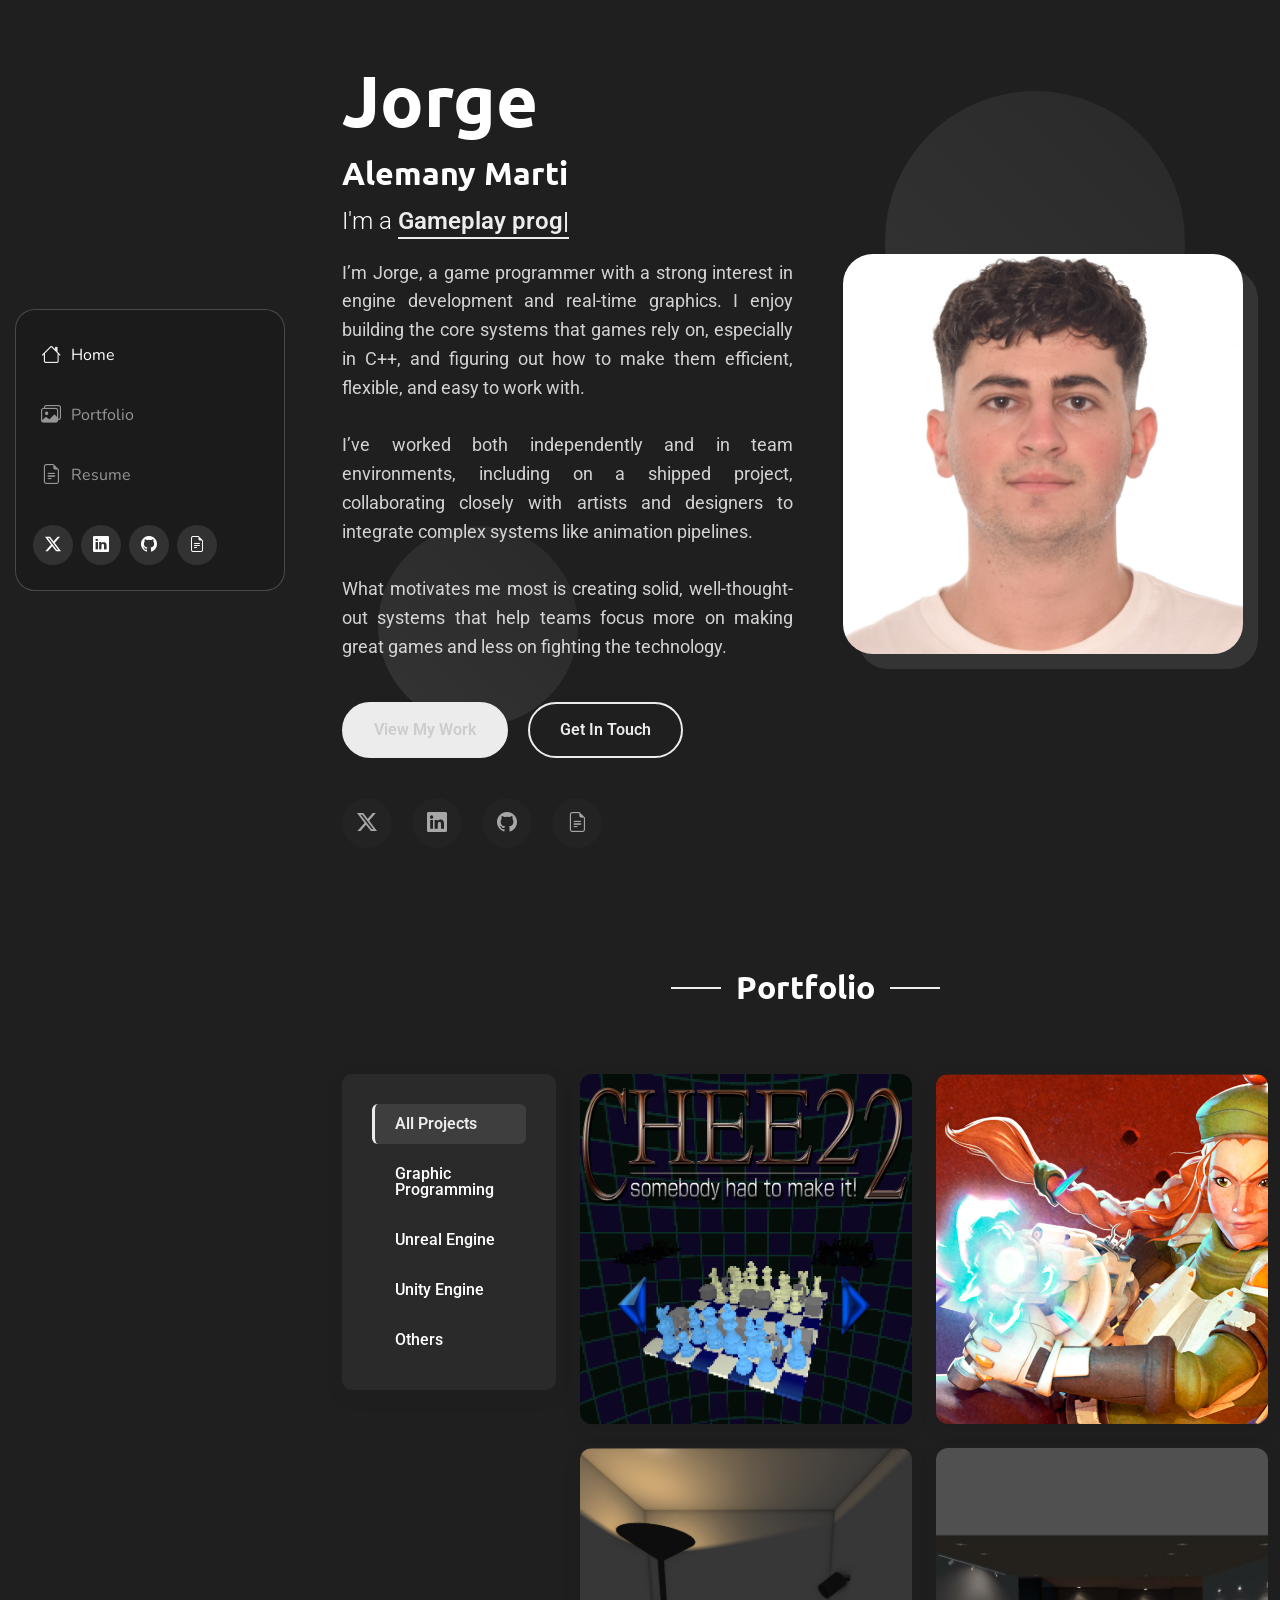
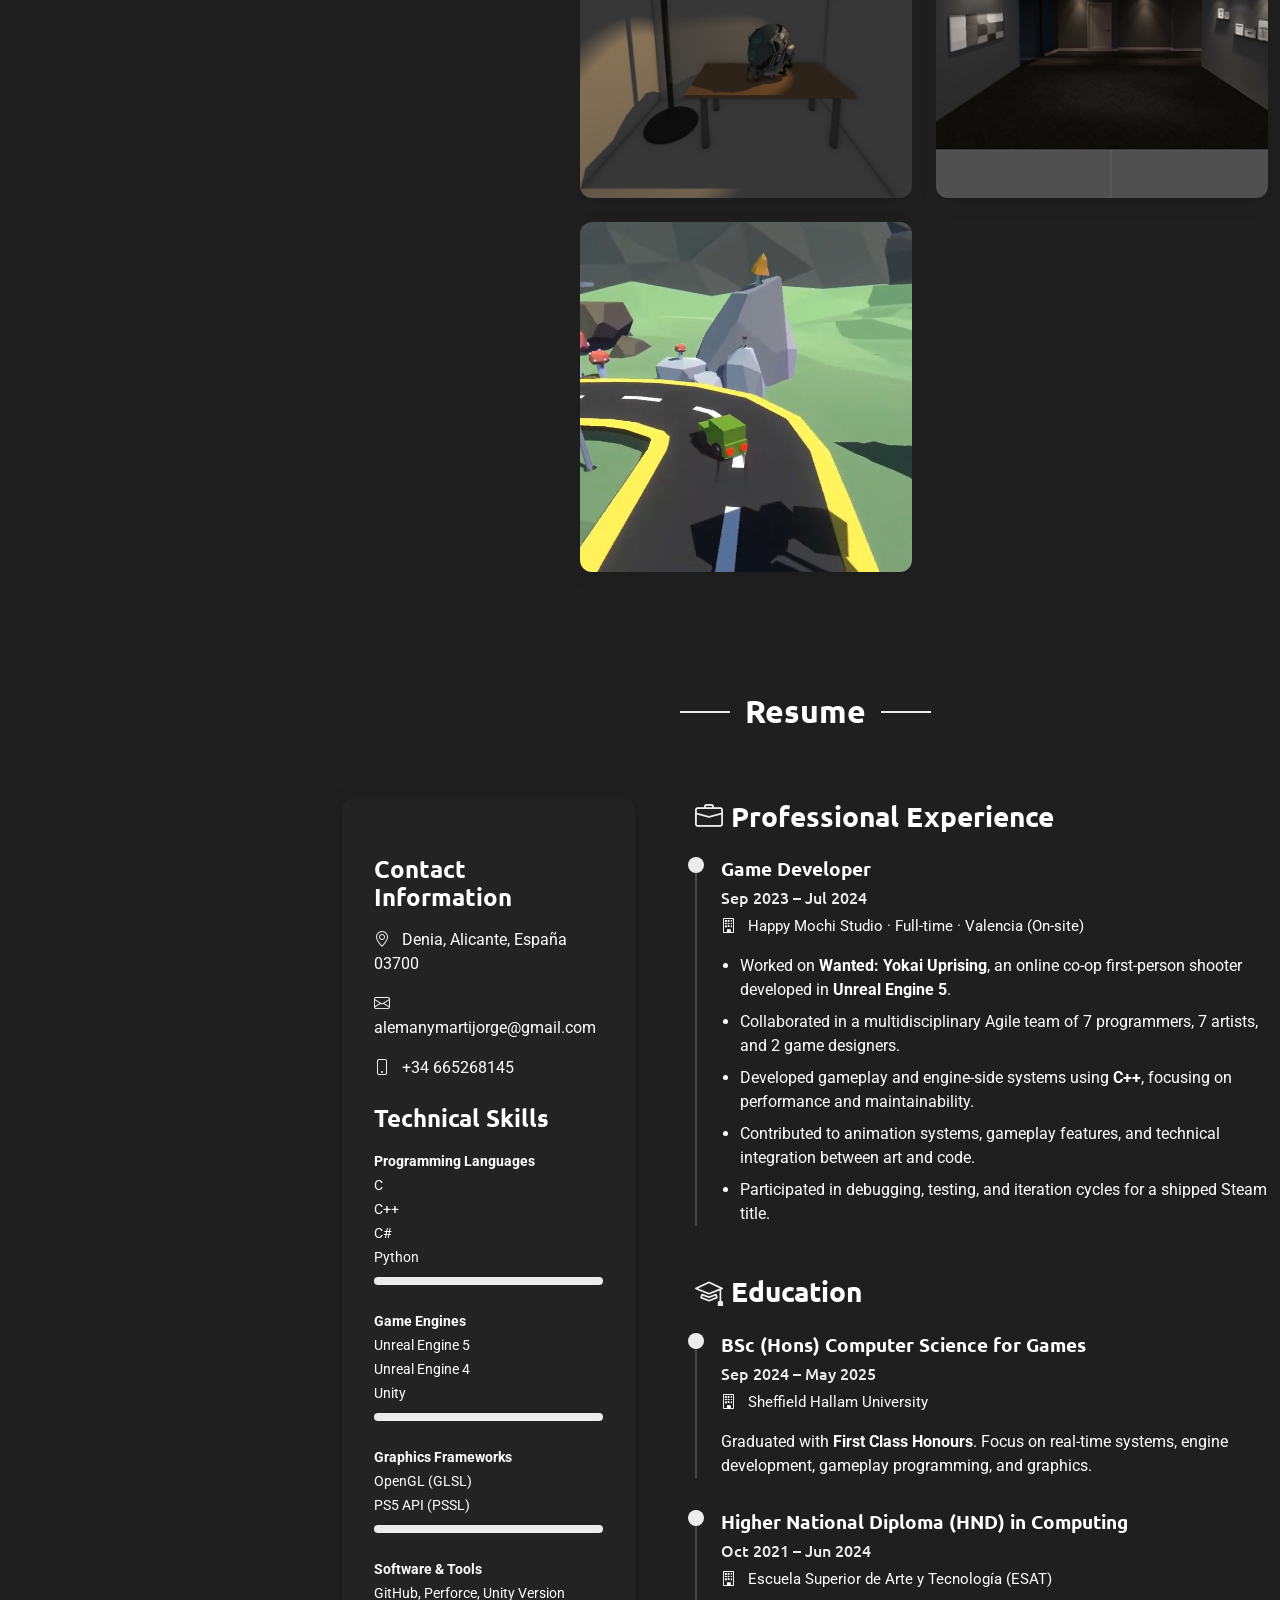
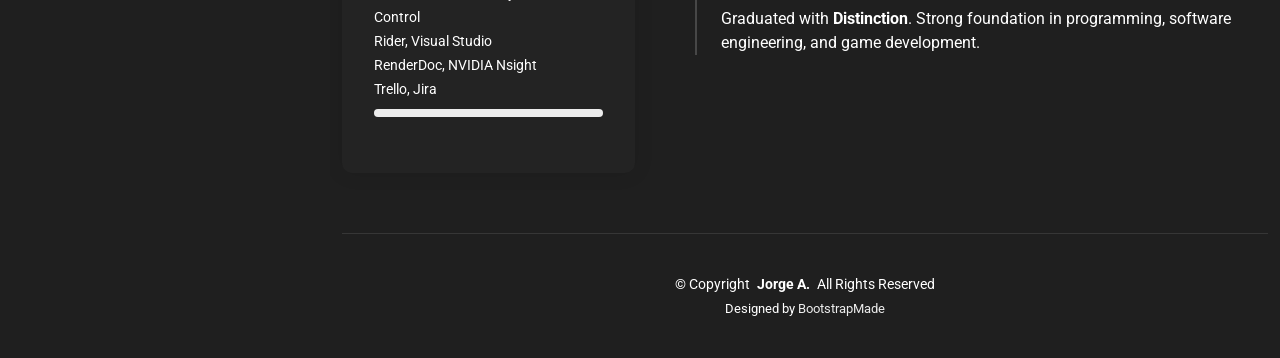
<file: index.html>
<!DOCTYPE html>
<html lang="en">

<head>
  <meta charset="utf-8">
  <meta content="width=device-width, initial-scale=1.0" name="viewport">
  <title>Portfolio - Jorge Alemany Marti</title>
  <meta name="description" content="">
  <meta name="keywords" content="">

  <!-- Favicons -->
  <link href="assets/img/favicon.jpg" rel="icon">
  <link href="assets/img/favicon.jpg" rel="apple-touch-icon">

  <!-- Fonts -->
  <link href="https://fonts.googleapis.com" rel="preconnect">
  <link href="https://fonts.gstatic.com" rel="preconnect" crossorigin>
  <link
    href="https://fonts.googleapis.com/css2?family=Roboto:ital,wght@0,100;0,300;0,400;0,500;0,700;0,900;1,100;1,300;1,400;1,500;1,700;1,900&family=Ubuntu:ital,wght@0,300;0,400;0,500;0,700;1,300;1,400;1,500;1,700&family=Nunito:ital,wght@0,200;0,300;0,400;0,500;0,600;0,700;0,800;0,900;1,200;1,300;1,400;1,500;1,600;1,700;1,800;1,900&display=swap"
    rel="stylesheet">

  <!-- Vendor CSS Files -->
  <link href="assets/vendor/bootstrap/css/bootstrap.min.css" rel="stylesheet">
  <link href="assets/vendor/bootstrap-icons/bootstrap-icons.css" rel="stylesheet">
  <link href="assets/vendor/aos/aos.css" rel="stylesheet">
  <link href="assets/vendor/glightbox/css/glightbox.min.css" rel="stylesheet">
  <link href="assets/vendor/swiper/swiper-bundle.min.css" rel="stylesheet">

  <!-- Main CSS File -->
  <link href="assets/css/main.css" rel="stylesheet">

</head>

<body class="index-page">

  <header id="header" class="header dark-background d-flex flex-column justify-content-center">
    <i class="header-toggle d-xl-none bi bi-list"></i>

    <div class="header-container d-flex flex-column align-items-start">
      <nav id="navmenu" class="navmenu">
        <ul>
          <li><a href="#hero" class="active"><i class="bi bi-house navicon"></i>Home</a></li>
          <li><a href="#portfolio"><i class="bi bi-images navicon"></i> Portfolio</a></li>
          <li><a href="#resume"><i class="bi bi-file-earmark-text navicon"></i> Resume</a></li>
        </ul>
      </nav>

      <div class="social-links text-center">
        <a href="https://x.com/just_mordi" class="twitter" target="_blank" rel="noopener noreferrer"><i
            class="bi bi-twitter-x"></i></a>
        <a href="https://www.linkedin.com/in/jorge-alemany-marti-/" class="linkedin" target="_blank"
          rel="noopener noreferrer"><i class="bi bi-linkedin"></i></a>
        <a href="https://github.com/mordi-18" target="_blank" rel="noopener noreferrer"><i class="bi bi-github"></i></a>
        <a href="Jorge-Alemany-Martí-CV.pdf" class="cv" target="_blank" rel="noopener noreferrer"><i
            class="bi bi-file-earmark-text navicon"></i></a>

      </div>

    </div>

  </header>

  <main class="main">

    <!-- Hero Section -->
    <section id="hero" class="hero section">

      <div class="background-elements">
        <div class="bg-circle circle-1"></div>
        <div class="bg-circle circle-2"></div>
      </div>

      <div class="hero-content">

        <div class="container">
          <div class="row align-items-center">

            <div class="col-lg-6" data-aos="fade-right" data-aos-delay="100">
              <div class="hero-text">
                <h1>Jorge</h1>
                <h2>Alemany Marti</h2>
                <p class="lead">I'm a <span class="typed"
                    data-typed-items="Gameplay programmer, Graphics engine programmer, Animation programmer"></span></p>
                <p class="description" style="text-align: justify;">
                  I’m Jorge, a game programmer with a strong interest in engine development and real-time graphics. I
                  enjoy building the core systems that games rely on, especially in C++, and figuring out how to make
                  them efficient, flexible, and easy to work with.
                  <br> <br> I’ve worked both independently and in team environments, including on a shipped project,
                  collaborating closely with artists and designers to integrate complex systems like animation
                  pipelines.
                  <br><br>What motivates me most is creating solid, well-thought-out systems that help teams focus more
                  on making great games and less on fighting the technology.
                </p>

                <div class="hero-actions">
                  <a href="#portfolio" class="btn btn-primary">View My Work</a>
                  <a href="#resume" class="btn btn-outline">Get In Touch</a>
                </div>

                <div class="social-links">
                  <a href="https://x.com/just_mordi" class="twitter" target="_blank" rel="noopener noreferrer"><i
                      class="bi bi-twitter-x"></i></a>
                  <a href="https://www.linkedin.com/in/jorge-alemany-marti-/" class="linkedin" target="_blank"
                    rel="noopener noreferrer"><i class="bi bi-linkedin"></i></a>
                  <a href="https://github.com/mordi-18" target="_blank" rel="noopener noreferrer"><i
                      class="bi bi-github"></i></a>
                  <a href="Jorge-Alemany-Martí-CV.pdf" class="cv" target="_blank" rel="noopener noreferrer"><i
                      class="bi bi-file-earmark-text navicon"></i></a>
                </div>
              </div>
            </div>

            <div class="col-lg-6" data-aos="fade-left" data-aos-delay="200">
              <div class="hero-visual">
                <div class="profile-container">
                  <div class="profile-background"></div>
                  <img src="assets/img/profile/profile-2.JPG" alt="Jorge Alemany Marti" class="profile-image">
                </div>
              </div>
            </div>

          </div>
        </div>
      </div>

    </section><!-- /Hero Section -->

    <!-- Portfolio Section -->
    <section id="portfolio" class="portfolio section">

      <!-- Section Title -->
      <div class="container section-title" data-aos="fade-up">
        <h2>Portfolio</h2>
        <!--<p>Magnam dolores commodi suscipit. Necessitatibus eius consequatur ex aliquid fuga eum quidem. Sit sint consectetur velit. Quisquam quos quisquam cupiditate. Et nemo qui impedit suscipit alias ea. Quia fugiat sit in iste officiis commodi quidem hic quas.</p>-->
      </div><!-- End Section Title -->

      <div class="container" data-aos="fade-up" data-aos-delay="100">

        <div class="isotope-layout" data-default-filter="*" data-layout="masonry" data-sort="original-order">

          <div class="row">
            <div class="col-lg-3 filter-sidebar">
              <div class="filters-wrapper" data-aos="fade-right" data-aos-delay="150">
                <ul class="portfolio-filters isotope-filters">
                  <li data-filter="*" class="filter-active">All Projects</li>
                  <li data-filter=".filter-GraphicProgramming">Graphic Programming</li>
                  <li data-filter=".filter-UnrealEngine">Unreal Engine</li>
                  <li data-filter=".filter-UnityEngine">Unity Engine</li>
                  <li data-filter=".filter-Others">Others</li>
                </ul>
              </div>
            </div>

            <div class="col-lg-9">
              <div class="row gy-4 portfolio-container isotope-container" data-aos="fade-up" data-aos-delay="200">

                <div class="col-lg-6 col-md-6 portfolio-item isotope-item filter-GraphicProgramming">
                  <div class="portfolio-wrap">
                    <img src="assets/img/portfolio/capture.png" class="img-fluid" alt="Portfolio Image" loading="lazy">
                    <div class="portfolio-info">
                      <div class="content">
                        <span class="category">Graphic Programming</span>
                        <h4>CHEE22</h4>
                        <div class="portfolio-links">
                          <a href="assets/img/portfolio/capture.png" class="glightbox"
                            title="CHEE22, A Play Station 5 exclusive, developed on Sony's SDk">
                            <i class="bi bi-plus-lg"></i></a>
                          <a href="CHEE22.html" title="More Details"><i class="bi bi-arrow-right"></i></a>
                        </div>
                      </div>
                    </div>
                  </div>
                </div><!-- End Portfolio Item -->

                <div class="col-lg-6 col-md-6 portfolio-item isotope-item filter-UnrealEngine">
                  <div class="portfolio-wrap">
                    <img src="assets/img/portfolio/test2.png" class="img-fluid" alt="Portfolio Image" loading="lazy">
                    <div class="portfolio-info">
                      <div class="content">
                        <span class="category">Unreal Engine</span>
                        <h4>Wanted: Yokai Uprising</h4>
                        <div class="portfolio-links">
                          <a href="assets/img/portfolio/Library_Hero.png" class="glightbox"
                            title="Wanted: Yokai Uprising, A game developed in Unreal Engine 5, in a span of 10 months, by a team of 16 people (7 artists, 7 programmers, and 2 designers) and was released on Steam"><i
                              class="bi bi-plus-lg"></i></a>
                          <a href="Wanted.html" title="More Details"><i class="bi bi-arrow-right"></i></a>
                        </div>
                      </div>
                    </div>
                  </div>
                </div><!-- End Portfolio Item -->

                <div class="col-lg-6 col-md-6 portfolio-item isotope-item filter-GraphicProgramming">
                  <div class="portfolio-wrap">
                    <img src="assets/img/portfolio/portfolio-2.png" class="img-fluid" alt="Portfolio Image"
                      loading="lazy">
                    <div class="portfolio-info">
                      <div class="content">
                        <span class="category">Graphic Programming</span>
                        <h4>LOGBAIT</h4>
                        <div class="portfolio-links">
                          <a href="assets/img/portfolio/portfolio-zoom-2.webp" class="glightbox"
                            title="Logbait, Custom game engine built from scratch in C++ using OpenGL, featuring a PBR rendering pipeline, shadow mapping, and an ECS architecture for efficient game object management.">
                            <i class="bi bi-plus-lg"></i></a>
                          <a href="Logbait.html" title="More Details"><i class="bi bi-arrow-right"></i></a>
                        </div>
                      </div>
                    </div>
                  </div>
                </div><!-- End Portfolio Item -->

                <div class="col-lg-6 col-md-6 portfolio-item isotope-item filter-GraphicProgramming">
                  <div class="portfolio-wrap">
                    <img src="assets/img/portfolio/portfolio-3.jpg" class="img-fluid" alt="Portfolio Image"
                      loading="lazy">
                    <div class="portfolio-info">
                      <div class="content">
                        <span class="category">Graphic Programming</span>
                        <h4>Interior Mapping</h4>
                        <div class="portfolio-links">
                          <a href="assets/img/portfolio/portfolio-zoom-3.webp" class="glightbox"
                            title="Interior Mapping, A graphic technique that simulates complex interiors in a 2D plane for resource efficiency">
                            <i class="bi bi-plus-lg"></i></a>
                          <a href="InteriorMapping.html" title="More Details"><i class="bi bi-arrow-right"></i></a>
                        </div>
                      </div>
                    </div>
                  </div>
                </div><!-- End Portfolio Item -->
<!--
                <div class="col-lg-6 col-md-6 portfolio-item isotope-item filter-GraphicProgramming">
                  <div class="portfolio-wrap">
                    <img src="assets/img/portfolio/portfolio-4.jpg" class="img-fluid" alt="Portfolio Image"
                      loading="lazy">
                    <div class="portfolio-info">
                      <div class="content">
                        <span class="category">Graphic Programming</span>
                        <h4>PS5 SDK</h4>
                        <div class="portfolio-links">
                          <a href="assets/img/portfolio/portfolio-4.jpg" class="glightbox" 
                              title="PS5 SDK"><i
                              class="bi bi-plus-lg"></i></a>
                          <a href="PS5SDK.html" title="More Details"><i class="bi bi-arrow-right"></i></a>
                        </div>
                      </div>
                    </div>
                  </div>
                </div> End Portfolio Item 
-->

                <div class="col-lg-6 col-md-6 portfolio-item isotope-item filter-UnityEngine">
                  <div class="portfolio-wrap">
                    <img src="assets/img/portfolio/carromaton-portfoliopng.png" class="img-fluid" alt="Portfolio Image"
                      loading="lazy">
                    <div class="portfolio-info">
                      <div class="content">
                        <span class="category">Unity Engine</span>
                        <h4>Carro Maton</h4>
                        <div class="portfolio-links">
                          <a href="assets/img/portfolio/controls.mp4" class="glightbox" muted title="Carro Maton">
                            <i class="bi bi-plus-lg" autoplay muted></i></a>
                          <a href="CarroMaton.html" title="More Details"><i class="bi bi-arrow-right"></i></a>
                        </div>
                      </div>
                    </div>
                  </div>
                </div><!-- End Portfolio Item -->

              </div><!-- End Portfolio Container -->
            </div>
          </div>

        </div>

      </div>

    </section><!-- /Portfolio Section -->

    <!-- Resume Section -->
    <section id="resume" class="resume section">

      <!-- Section Title -->
      <div class="container section-title" data-aos="fade-up">
        <h2>Resume</h2>
      </div><!-- End Section Title -->

      <div class="container" data-aos="fade-up" data-aos-delay="100">

        <div class="row gy-4">
          <!-- Left column with summary and contact -->
          <div class="col-lg-4">
            <div class="resume-side" data-aos="fade-right" data-aos-delay="100">
              <div class="profile-img mb-4">
                <!--  <img src="assets/img/profile/profile-square-2.webp" alt="Profile" class="img-fluid rounded">-->
              </div>

              <h3 class="mt-4">Contact Information</h3>
              <ul class="contact-info list-unstyled">
                <li><i class="bi bi-geo-alt"></i> Denia, Alicante, España 03700</li>
                <li><i class="bi bi-envelope"></i> alemanymartijorge@gmail.com</li>
                <li><i class="bi bi-phone"></i> +34 665268145</li>
              </ul>

              <div class="skills-animation mt-4">
                <h3>Technical Skills</h3>

                <div class="skill-item">
                  <span><strong>Programming Languages</strong></span><br>
                  <span>C</span><br>
                  <span>C++</span><br>
                  <span>C#</span><br>
                  <span>Python</span><br>
                  <div class="progress">
                    <div class="progress-bar" role="progressbar" aria-valuenow="100" aria-valuemin="0"
                      aria-valuemax="100"></div>
                  </div>
                </div>

                <div class="skill-item">
                  <span><strong>Game Engines</strong></span><br>
                  <span>Unreal Engine 5</span><br>
                  <span>Unreal Engine 4</span><br>
                  <span>Unity</span><br>
                  <div class="progress">
                    <div class="progress-bar" role="progressbar" aria-valuenow="100" aria-valuemin="0"
                      aria-valuemax="100"></div>
                  </div>
                </div>

                <div class="skill-item">
                  <span><strong>Graphics Frameworks</strong></span><br>
                  <span>OpenGL (GLSL)</span><br>
                  <span>PS5 API (PSSL)</span><br>
                  <div class="progress">
                    <div class="progress-bar" role="progressbar" aria-valuenow="100" aria-valuemin="0"
                      aria-valuemax="100"></div>
                  </div>
                </div>

                <div class="skill-item">
                  <span><strong>Software & Tools</strong></span><br>
                  <span>GitHub, Perforce, Unity Version Control</span><br>
                  <span>Rider, Visual Studio</span><br>
                  <span>RenderDoc, NVIDIA Nsight</span><br>
                  <span>Trello, Jira</span><br>
                  <div class="progress">
                    <div class="progress-bar" role="progressbar" aria-valuenow="100" aria-valuemin="0"
                      aria-valuemax="100"></div>
                  </div>
                </div>

              </div>

            </div>
          </div>

          <!-- Right column with experience and education -->
          <div class="col-lg-8 ps-4 ps-lg-5">

            <!-- Experience Section -->
            <div class="resume-section" data-aos="fade-up">
              <h3><i class="bi bi-briefcase me-2"></i>Professional Experience</h3>

              <div class="resume-item">
                <h4>Game Developer</h4>
                <h5>Sep 2023 – Jul 2024</h5>
                <p class="company">
                  <i class="bi bi-building"></i> Happy Mochi Studio · Full-time · Valencia (On-site)
                </p>
                <ul>
                  <li>Worked on <strong>Wanted: Yokai Uprising</strong>, an online co-op first-person shooter developed
                    in <strong>Unreal Engine 5</strong>.</li>
                  <li>Collaborated in a multidisciplinary Agile team of 7 programmers, 7 artists, and 2 game designers.
                  </li>
                  <li>Developed gameplay and engine-side systems using <strong>C++</strong>, focusing on performance and
                    maintainability.</li>
                  <li>Contributed to animation systems, gameplay features, and technical integration between art and
                    code.</li>
                  <li>Participated in debugging, testing, and iteration cycles for a shipped Steam title.</li>
                </ul>
              </div>

            </div>

            <!-- Education Section -->
            <div class="resume-section" data-aos="fade-up" data-aos-delay="100">
              <h3><i class="bi bi-mortarboard me-2"></i>Education</h3>

              <div class="resume-item">
                <h4>BSc (Hons) Computer Science for Games</h4>
                <h5>Sep 2024 – May 2025</h5>
                <p class="company">
                  <i class="bi bi-building"></i> Sheffield Hallam University
                </p>
                <p>
                  Graduated with <strong>First Class Honours</strong>. Focus on real-time systems, engine development,
                  gameplay programming, and graphics.
                </p>
              </div>

              <div class="resume-item">
                <h4>Higher National Diploma (HND) in Computing</h4>
                <h5>Oct 2021 – Jun 2024</h5>
                <p class="company">
                  <i class="bi bi-building"></i> Escuela Superior de Arte y Tecnología (ESAT)
                </p>
                <p>
                  Graduated with <strong>Distinction</strong>. Strong foundation in programming, software engineering,
                  and game development.
                </p>
              </div>

            </div>

          </div>
        </div>
      </div>

      </div>

    </section><!-- /Resume Section -->
  </main>

  <footer id="footer" class="footer position-relative">

    <div class="container">
      <div class="copyright text-center ">
        <p>© <span>Copyright</span> <strong class="px-1 sitename">Jorge A.</strong> <span>All Rights Reserved</span></p>
      </div>
      <div class="credits">
        Designed by <a href="https://bootstrapmade.com/">BootstrapMade</a>
      </div>
    </div>

  </footer>

  <!-- Scroll Top -->
  <a href="#" id="scroll-top" class="scroll-top d-flex align-items-center justify-content-center"><i
      class="bi bi-arrow-up-short"></i></a>

  <!-- Preloader -->
  <div id="preloader"></div>

  <!-- Vendor JS Files -->
  <script src="assets/vendor/bootstrap/js/bootstrap.bundle.min.js"></script>
  <script src="assets/vendor/php-email-form/validate.js"></script>
  <script src="assets/vendor/aos/aos.js"></script>
  <script src="assets/vendor/typed.js/typed.umd.js"></script>
  <script src="assets/vendor/purecounter/purecounter_vanilla.js"></script>
  <script src="assets/vendor/waypoints/noframework.waypoints.js"></script>
  <script src="assets/vendor/isotope-layout/isotope.pkgd.min.js"></script>
  <script src="assets/vendor/imagesloaded/imagesloaded.pkgd.min.js"></script>
  <script src="assets/vendor/glightbox/js/glightbox.min.js"></script>
  <script src="assets/vendor/swiper/swiper-bundle.min.js"></script>

  <!-- Main JS File -->
  <script src="assets/js/main.js"></script>

</body>

</html>
</file>
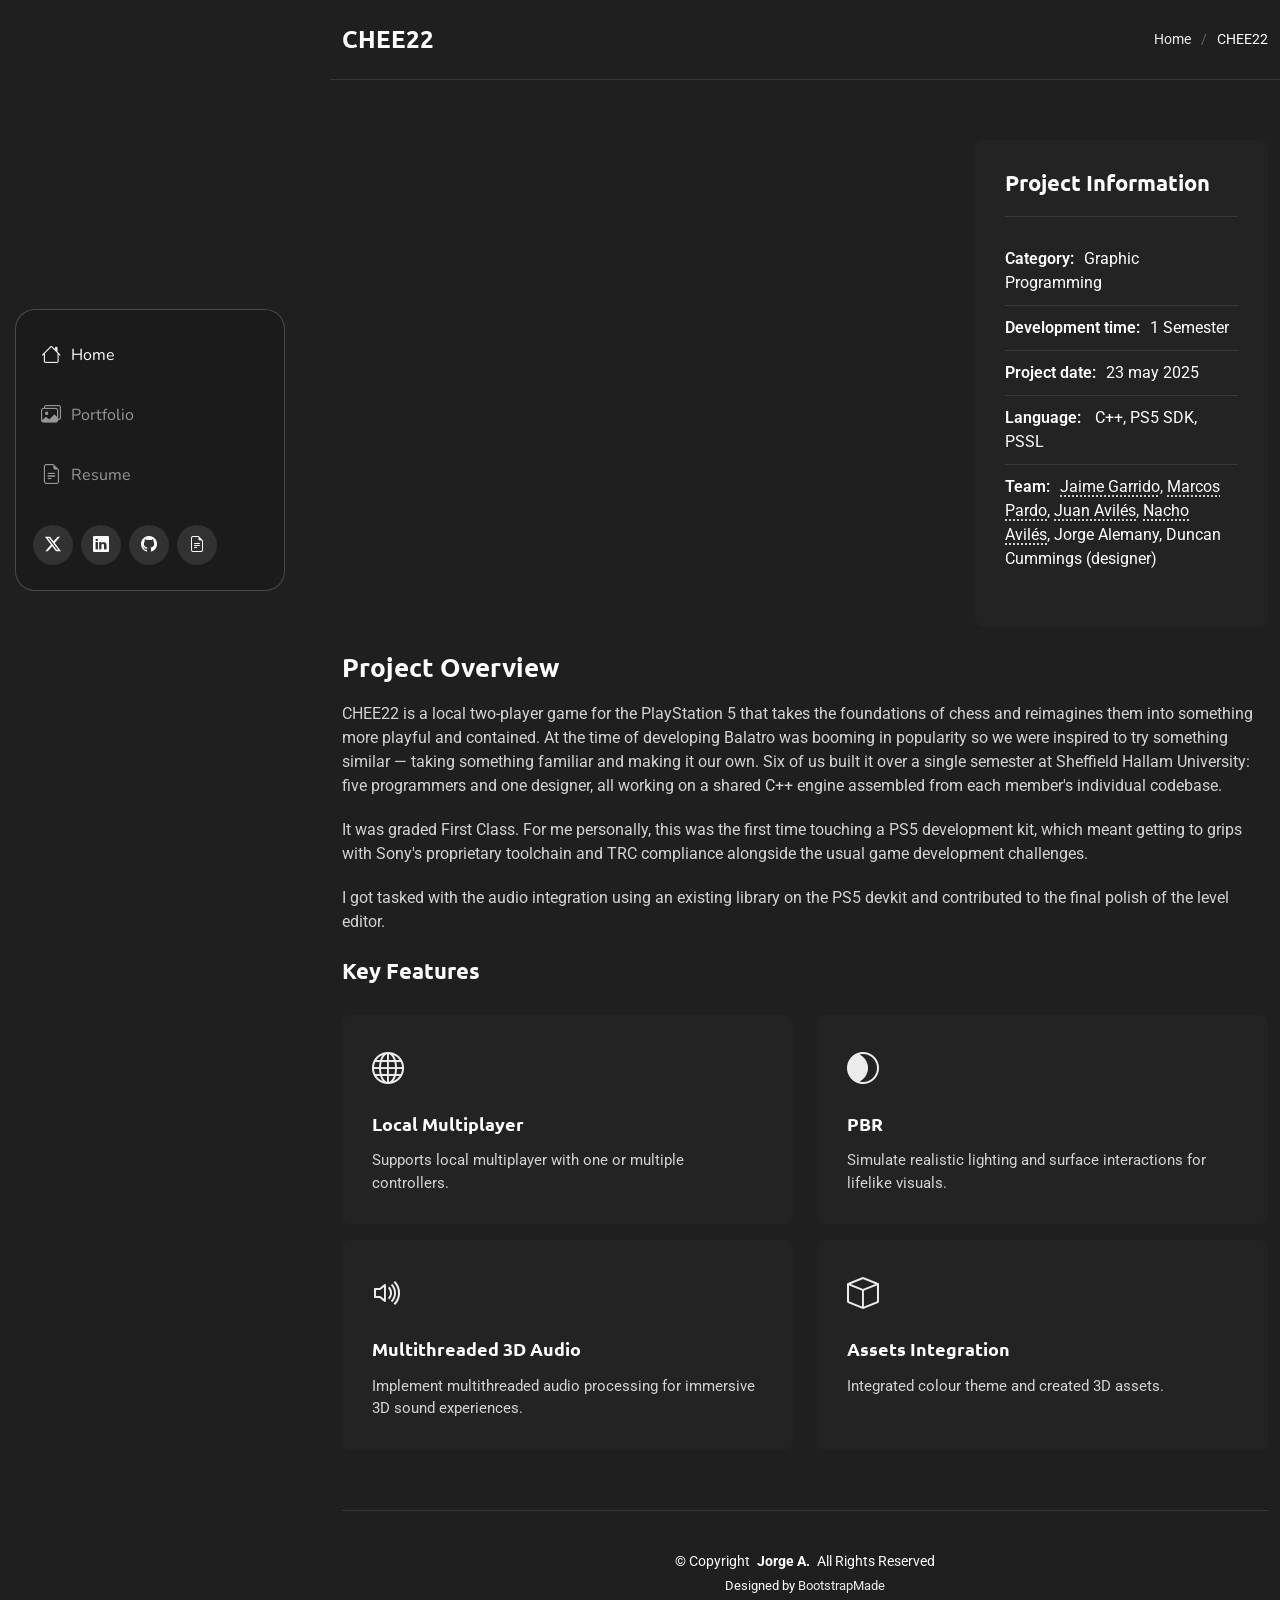
<file: CHEE22.html>
<!DOCTYPE html>
<html lang="en">

<head>
  <meta charset="utf-8">
  <meta content="width=device-width, initial-scale=1.0" name="viewport">
  <title>CHEE22</title>
  <meta name="description" content="">
  <meta name="keywords" content="">

  <!-- Favicons -->
  <link href="assets/img/favicon.jpg" rel="icon">
  <link href="assets/img/favicon.jpg" rel="apple-touch-icon">

  <!-- Fonts -->
  <link href="https://fonts.googleapis.com" rel="preconnect">
  <link href="https://fonts.gstatic.com" rel="preconnect" crossorigin>
  <link
    href="https://fonts.googleapis.com/css2?family=Roboto:ital,wght@0,100;0,300;0,400;0,500;0,700;0,900;1,100;1,300;1,400;1,500;1,700;1,900&family=Ubuntu:ital,wght@0,300;0,400;0,500;0,700;1,300;1,400;1,500;1,700&family=Nunito:ital,wght@0,200;0,300;0,400;0,500;0,600;0,700;0,800;0,900;1,200;1,300;1,400;1,500;1,600;1,700;1,800;1,900&display=swap"
    rel="stylesheet">

  <!-- Vendor CSS Files -->
  <link href="assets/vendor/bootstrap/css/bootstrap.min.css" rel="stylesheet">
  <link href="assets/vendor/bootstrap-icons/bootstrap-icons.css" rel="stylesheet">
  <link href="assets/vendor/aos/aos.css" rel="stylesheet">
  <link href="assets/vendor/glightbox/css/glightbox.min.css" rel="stylesheet">
  <link href="assets/vendor/swiper/swiper-bundle.min.css" rel="stylesheet">

  <!-- Main CSS File -->
  <link href="assets/css/main.css" rel="stylesheet">

</head>

<body class="portfolio-details-page">

  <header id="header" class="header dark-background d-flex flex-column justify-content-center">
    <i class="header-toggle d-xl-none bi bi-list"></i>

    <div class="header-container d-flex flex-column align-items-start">
      <nav id="navmenu" class="navmenu">
        <ul>
          <li><a href="index.html#hero" class="active"><i class="bi bi-house navicon"></i>Home</a></li>
          <li><a href="index.html#portfolio"><i class="bi bi-images navicon"></i> Portfolio</a></li>
          <li><a href="index.html#resume"><i class="bi bi-file-earmark-text navicon"></i> Resume</a></li>
        </ul>
      </nav>

      <div class="social-links text-center">
        <a href="https://x.com/just_mordi" class="twitter" target="_blank" rel="noopener noreferrer"><i
            class="bi bi-twitter-x"></i></a>
        <a href="https://www.linkedin.com/in/jorge-alemany-marti-/" class="linkedin" target="_blank"
          rel="noopener noreferrer"><i class="bi bi-linkedin"></i></a>
        <a href="https://github.com/mordi-18" target="_blank" rel="noopener noreferrer"><i class="bi bi-github"></i></a>
        <a href="Jorge-Alemany-Martí-CV.pdf" class="cv" target="_blank" rel="noopener noreferrer"><i
            class="bi bi-file-earmark-text navicon"></i></a>

      </div>

    </div>

  </header>

  <main class="main">

    <!-- Page Title -->
    <div class="page-title dark-background">
      <div class="container d-lg-flex justify-content-between align-items-center">
        <h1 class="mb-2 mb-lg-0">CHEE22</h1>
        <nav class="breadcrumbs">
          <ol>
            <li><a href="index.html">Home</a></li>
            <li class="current">CHEE22</li>
          </ol>
        </nav>
      </div>
    </div><!-- End Page Title -->

    <!-- Portfolio Details Section -->
    <section id="portfolio-details" class="portfolio-details section">

      <div class="container" data-aos="fade-up" data-aos-delay="100">

        <div class="row gy-4">
          <div class="col-lg-8">
            <div class="video-wrapper" style="position:relative;padding-bottom:56.25%;height:0;overflow:hidden;">
              <iframe src="https://www.youtube.com/embed/1U1vyemp6E0?si=flCaeTNP6--NKY-l" title="CHE22 Gameplay"
                allow="accelerometer; autoplay; clipboard-write; encrypted-media; gyroscope; picture-in-picture"
                allowfullscreen style="position:absolute;top:0;left:0;width:100%;height:100%;border:0;">
              </iframe>
            </div>
          </div>

          <div class="col-lg-4">
            <div class="portfolio-info" data-aos="fade-left" data-aos-delay="200">
              <h3>Project Information</h3>
              <ul>
                <li><strong>Category:</strong>Graphic Programming</li>
                <li><strong>Development time:</strong>1 Semester</li>
                <li><strong>Project date:</strong>23 may 2025</li>
                <li><strong>Language:</strong> C++, PS5 SDK, PSSL</li>
                <li><strong>Team:</strong><a href="https://jaimegr23.github.io/">Jaime Garrido</a>,
                  <a href="https://pardoestell.es/">Marcos Pardo</a>,
                  <a href="https://juanaviles.dev/">Juan Avilés</a>,
                  <a href="https://nachoavil.es/">Nacho Avilés</a>,
                  Jorge Alemany, Duncan Cummings (designer)
                </li>
              </ul>
            </div>
          </div>

          <div class="col-lg-12">
            <div class="portfolio-description" data-aos="fade-up" data-aos-delay="300">
              <h2>Project Overview</h2>
              <p>
                CHEE22 is a local two-player game for the PlayStation 5 that takes the foundations of chess and
                reimagines them into something more playful and contained.
                At the time of developing Balatro was booming in popularity so we were inspired to try something similar
                — taking something familiar and making it our own.
                Six of us built it over a single semester at Sheffield Hallam University: five programmers and one
                designer, all working on a shared C++ engine assembled from each member's individual codebase.
              </p>

              <p>
                It was graded First Class.
                For me personally, this was the first time touching a PS5 development kit, which meant getting to grips
                with Sony's proprietary toolchain and TRC compliance alongside the usual game development challenges.
              </p>
              <p>
                I got tasked with the audio integration using an existing library on the PS5 devkit and contributed to
                the final
                polish of the level editor.
              </p>

              <div class="features mt-4">
                <h3>Key Features</h3>
                <div class="row gy-3">

                  <div class="col-md-6">
                    <div class="feature-item" data-aos="fade-up" data-aos-delay="400">
                      <i class="bi bi-globe"></i>
                      <h4>Local Multiplayer</h4>
                      <p>Supports local multiplayer with one or multiple controllers.</p>
                    </div>
                  </div>

                  <div class="col-md-6">
                    <div class="feature-item" data-aos="fade-up" data-aos-delay="500">
                      <i class="bi bi-mask"></i>
                      <h4>PBR</h4>
                      <p>Simulate realistic lighting and surface interactions for lifelike visuals.</p>
                    </div>
                  </div>

                  <div class="col-md-6">
                    <div class="feature-item" data-aos="fade-up" data-aos-delay="600">
                      <i class="bi bi-volume-up"></i>
                      <h4>Multithreaded 3D Audio</h4>
                      <p>Implement multithreaded audio processing for immersive 3D sound experiences.</p>
                    </div>
                  </div>

                  <div class="col-md-6">
                    <div class="feature-item" data-aos="fade-up" data-aos-delay="700">
                      <i class="bi bi-box"></i>
                      <h4>Assets Integration</h4>
                      <p>Integrated colour theme and created 3D assets.</p>
                    </div>
                  </div>
                </div>
              </div>
            </div>
          </div>

        </div>

      </div>

    </section><!-- /Portfolio Details Section -->

  </main>

  <footer id="footer" class="footer position-relative">

    <div class="container">
      <div class="copyright text-center ">
        <p>© <span>Copyright</span> <strong class="px-1 sitename">Jorge A.</strong> <span>All Rights Reserved</span></p>
      </div>
      <div class="credits">
        Designed by <a href="https://bootstrapmade.com/">BootstrapMade</a>
      </div>
    </div>

  </footer>

  <!-- Scroll Top -->
  <a href="#" id="scroll-top" class="scroll-top d-flex align-items-center justify-content-center"><i
      class="bi bi-arrow-up-short"></i></a>

  <!-- Preloader -->
  <div id="preloader"></div>

  <!-- Vendor JS Files -->
  <script src="assets/vendor/bootstrap/js/bootstrap.bundle.min.js"></script>
  <script src="assets/vendor/php-email-form/validate.js"></script>
  <script src="assets/vendor/aos/aos.js"></script>
  <script src="assets/vendor/typed.js/typed.umd.js"></script>
  <script src="assets/vendor/purecounter/purecounter_vanilla.js"></script>
  <script src="assets/vendor/waypoints/noframework.waypoints.js"></script>
  <script src="assets/vendor/isotope-layout/isotope.pkgd.min.js"></script>
  <script src="assets/vendor/imagesloaded/imagesloaded.pkgd.min.js"></script>
  <script src="assets/vendor/glightbox/js/glightbox.min.js"></script>
  <script src="assets/vendor/swiper/swiper-bundle.min.js"></script>

  <!-- Main JS File -->
  <script src="assets/js/main.js"></script>

</body>

</html>
</file>
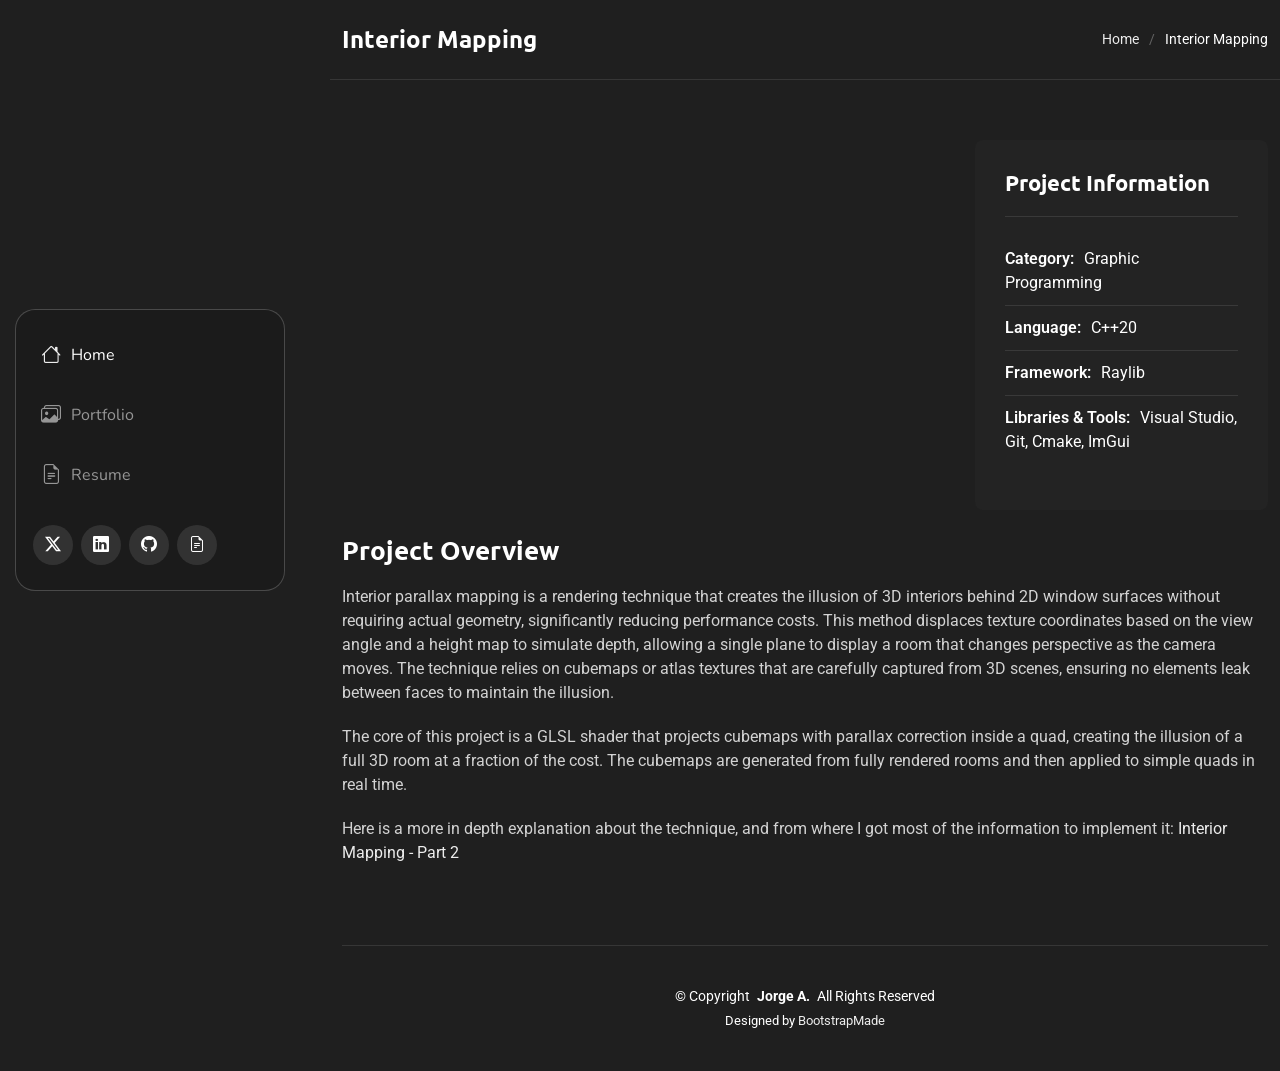
<file: InteriorMapping.html>
<!DOCTYPE html>
<html lang="en">

<head>
  <meta charset="utf-8">
  <meta content="width=device-width, initial-scale=1.0" name="viewport">
  <title>Interior Mapping</title>
  <meta name="description" content="">
  <meta name="keywords" content="">

  <!-- Favicons -->
  <link href="assets/img/favicon.jpg" rel="icon">
  <link href="assets/img/favicon.jpg" rel="apple-touch-icon">

  <!-- Fonts -->
  <link href="https://fonts.googleapis.com" rel="preconnect">
  <link href="https://fonts.gstatic.com" rel="preconnect" crossorigin>
  <link
    href="https://fonts.googleapis.com/css2?family=Roboto:ital,wght@0,100;0,300;0,400;0,500;0,700;0,900;1,100;1,300;1,400;1,500;1,700;1,900&family=Ubuntu:ital,wght@0,300;0,400;0,500;0,700;1,300;1,400;1,500;1,700&family=Nunito:ital,wght@0,200;0,300;0,400;0,500;0,600;0,700;0,800;0,900;1,200;1,300;1,400;1,500;1,600;1,700;1,800;1,900&display=swap"
    rel="stylesheet">

  <!-- Vendor CSS Files -->
  <link href="assets/vendor/bootstrap/css/bootstrap.min.css" rel="stylesheet">
  <link href="assets/vendor/bootstrap-icons/bootstrap-icons.css" rel="stylesheet">
  <link href="assets/vendor/aos/aos.css" rel="stylesheet">
  <link href="assets/vendor/glightbox/css/glightbox.min.css" rel="stylesheet">
  <link href="assets/vendor/swiper/swiper-bundle.min.css" rel="stylesheet">

  <!-- Main CSS File -->
  <link href="assets/css/main.css" rel="stylesheet">

</head>

<body class="portfolio-details-page">

  <header id="header" class="header dark-background d-flex flex-column justify-content-center">
    <i class="header-toggle d-xl-none bi bi-list"></i>

    <div class="header-container d-flex flex-column align-items-start">
      <nav id="navmenu" class="navmenu">
        <ul>
          <li><a href="index.html#hero" class="active"><i class="bi bi-house navicon"></i>Home</a></li>
          <li><a href="index.html#portfolio"><i class="bi bi-images navicon"></i> Portfolio</a></li>
          <li><a href="index.html#resume"><i class="bi bi-file-earmark-text navicon"></i> Resume</a></li>
        </ul>
      </nav>

      <div class="social-links text-center">
        <a href="https://x.com/just_mordi" class="twitter" target="_blank" rel="noopener noreferrer"><i
            class="bi bi-twitter-x"></i></a>
        <a href="https://www.linkedin.com/in/jorge-alemany-marti-/" class="linkedin" target="_blank"
          rel="noopener noreferrer"><i class="bi bi-linkedin"></i></a>
        <a href="https://github.com/mordi-18" target="_blank" rel="noopener noreferrer"><i class="bi bi-github"></i></a>
        <a href="Jorge-Alemany-Martí-CV.pdf" class="cv" target="_blank" rel="noopener noreferrer"><i
            class="bi bi-file-earmark-text navicon"></i></a>

      </div>

    </div>

  </header>

  <main class="main">

    <!-- Page Title -->
    <div class="page-title dark-background">
      <div class="container d-lg-flex justify-content-between align-items-center">
        <h1 class="mb-2 mb-lg-0">Interior Mapping</h1>
        <nav class="breadcrumbs">
          <ol>
            <li><a href="index.html">Home</a></li>
            <li class="current">Interior Mapping</li>
          </ol>
        </nav>
      </div>
    </div><!-- End Page Title -->

    <!-- Portfolio Details Section -->
    <section id="portfolio-details" class="portfolio-details section">

      <div class="container" data-aos="fade-up" data-aos-delay="100">

        <div class="row gy-4">


          <div class="col-lg-8">
            <div class="video-wrapper" style="position:relative;padding-bottom:56.25%;height:0;overflow:hidden;">
              <iframe src="https://www.youtube.com/embed/BZoBiZGFTWc?si=0ilnYnzm5AbBLSwR" title="Wanted: Yokai Uprising"
                allow="accelerometer; autoplay; clipboard-write; encrypted-media; gyroscope; picture-in-picture"
                allowfullscreen style="position:absolute;top:0;left:0;width:100%;height:100%;border:0;">
              </iframe>
            </div>
          </div>



          <div class="col-lg-4">
            <div class="portfolio-info" data-aos="fade-left" data-aos-delay="200">
              <h3>Project Information</h3>
              <ul>
                <li><strong>Category:</strong>Graphic Programming</li>
                <li><strong>Language:</strong>C++20</li>
                <li><strong>Framework:</strong>Raylib</li>
                <li><strong>Libraries & Tools:</strong>Visual Studio, Git, Cmake, ImGui
                </li>

              </ul>
            </div>
          </div>

          <div class="col-lg-12">
            <div class="portfolio-description" data-aos="fade-up" data-aos-delay="300">
              <h2>Project Overview</h2>
              <p>
                Interior parallax mapping is a rendering technique that creates the illusion of 3D interiors behind 2D
                window surfaces without requiring actual geometry, significantly reducing performance costs.
                This method displaces texture coordinates based on the view angle and a height map to simulate depth,
                allowing a single plane to display a room that changes perspective as the camera moves.
                The technique relies on cubemaps or atlas textures that are carefully captured from 3D scenes, ensuring
                no elements leak between faces to maintain the illusion.
              </p>
              <p>
                The core of this project is a GLSL shader that projects cubemaps with parallax correction inside a quad,
                creating the illusion of a full 3D room at a fraction of the cost. The cubemaps are generated from fully
                rendered rooms and then applied to simple quads in real time.
              </p>
              <p>
                Here is a more in depth explanation about the technique, and from where I got most of the information to
                implement it: <a href="https://andrewgotow.com/2018/09/09/interior-mapping-part-2/"
                  target="_blank">Interior Mapping - Part 2</a>
              </p>
            </div>
          </div>

        </div>

      </div>

    </section><!-- /Portfolio Details Section -->

  </main>

  <footer id="footer" class="footer position-relative">

    <div class="container">
      <div class="copyright text-center ">
        <p>© <span>Copyright</span> <strong class="px-1 sitename">Jorge A.</strong> <span>All Rights Reserved</span></p>
      </div>
      <div class="credits">
        Designed by <a href="https://bootstrapmade.com/">BootstrapMade</a>
      </div>
    </div>

  </footer>

  <!-- Scroll Top -->
  <a href="#" id="scroll-top" class="scroll-top d-flex align-items-center justify-content-center"><i
      class="bi bi-arrow-up-short"></i></a>

  <!-- Preloader -->
  <div id="preloader"></div>

  <!-- Vendor JS Files -->
  <script src="assets/vendor/bootstrap/js/bootstrap.bundle.min.js"></script>
  <script src="assets/vendor/php-email-form/validate.js"></script>
  <script src="assets/vendor/aos/aos.js"></script>
  <script src="assets/vendor/typed.js/typed.umd.js"></script>
  <script src="assets/vendor/purecounter/purecounter_vanilla.js"></script>
  <script src="assets/vendor/waypoints/noframework.waypoints.js"></script>
  <script src="assets/vendor/isotope-layout/isotope.pkgd.min.js"></script>
  <script src="assets/vendor/imagesloaded/imagesloaded.pkgd.min.js"></script>
  <script src="assets/vendor/glightbox/js/glightbox.min.js"></script>
  <script src="assets/vendor/swiper/swiper-bundle.min.js"></script>

  <!-- Main JS File -->
  <script src="assets/js/main.js"></script>

</body>

</html>
</file>
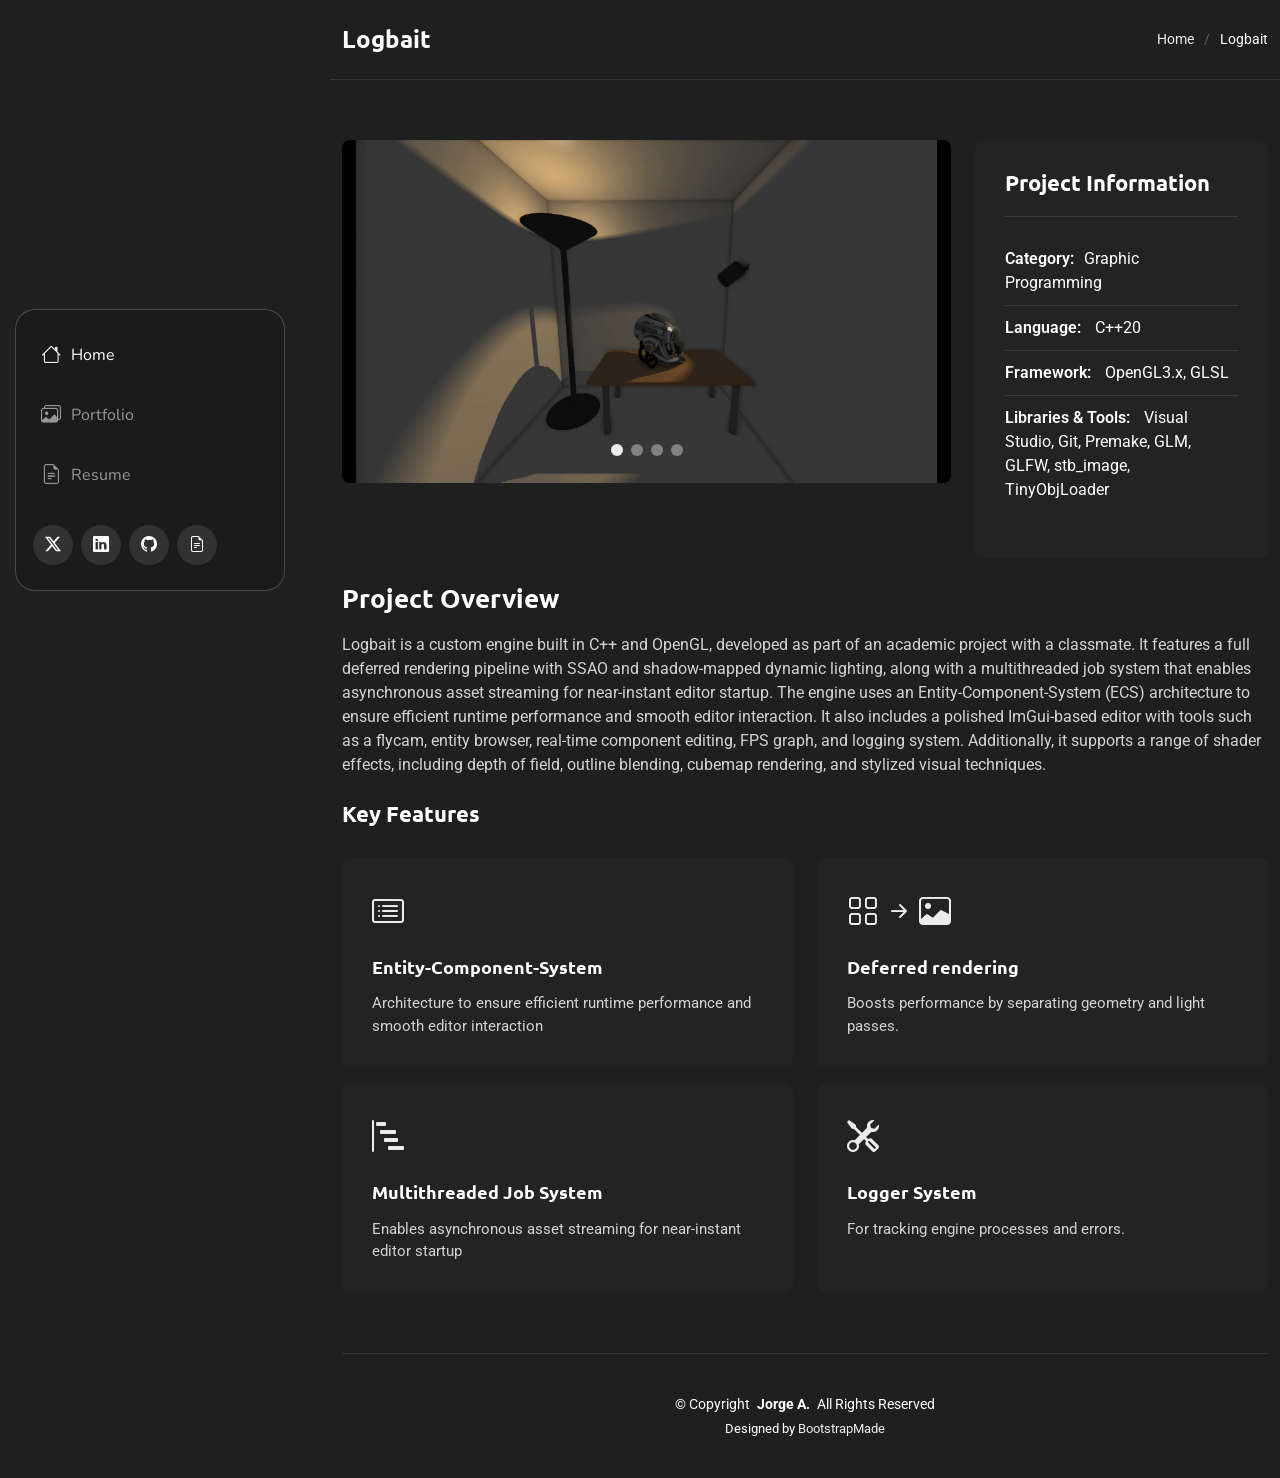
<file: Logbait.html>
<!DOCTYPE html>
<html lang="en">

<head>
  <meta charset="utf-8">
  <meta content="width=device-width, initial-scale=1.0" name="viewport">
  <title>Logbait</title>
  <meta name="description" content="">
  <meta name="keywords" content="">

  <!-- Favicons -->
  <link href="assets/img/favicon.jpg" rel="icon">
  <link href="assets/img/favicon.jpg" rel="apple-touch-icon">

  <!-- Fonts -->
  <link href="https://fonts.googleapis.com" rel="preconnect">
  <link href="https://fonts.gstatic.com" rel="preconnect" crossorigin>
  <link
    href="https://fonts.googleapis.com/css2?family=Roboto:ital,wght@0,100;0,300;0,400;0,500;0,700;0,900;1,100;1,300;1,400;1,500;1,700;1,900&family=Ubuntu:ital,wght@0,300;0,400;0,500;0,700;1,300;1,400;1,500;1,700&family=Nunito:ital,wght@0,200;0,300;0,400;0,500;0,600;0,700;0,800;0,900;1,200;1,300;1,400;1,500;1,600;1,700;1,800;1,900&display=swap"
    rel="stylesheet">

  <!-- Vendor CSS Files -->
  <link href="assets/vendor/bootstrap/css/bootstrap.min.css" rel="stylesheet">
  <link href="assets/vendor/bootstrap-icons/bootstrap-icons.css" rel="stylesheet">
  <link href="assets/vendor/aos/aos.css" rel="stylesheet">
  <link href="assets/vendor/glightbox/css/glightbox.min.css" rel="stylesheet">
  <link href="assets/vendor/swiper/swiper-bundle.min.css" rel="stylesheet">

  <!-- Main CSS File -->
  <link href="assets/css/main.css" rel="stylesheet">

</head>

<body class="portfolio-details-page">

  <header id="header" class="header dark-background d-flex flex-column justify-content-center">
    <i class="header-toggle d-xl-none bi bi-list"></i>

    <div class="header-container d-flex flex-column align-items-start">
      <nav id="navmenu" class="navmenu">
        <ul>
          <li><a href="index.html#hero" class="active"><i class="bi bi-house navicon"></i>Home</a></li>
          <li><a href="index.html#portfolio"><i class="bi bi-images navicon"></i> Portfolio</a></li>
          <li><a href="index.html#resume"><i class="bi bi-file-earmark-text navicon"></i> Resume</a></li>
        </ul>
      </nav>

      <div class="social-links text-center">
        <a href="https://x.com/just_mordi" class="twitter" target="_blank" rel="noopener noreferrer"><i
            class="bi bi-twitter-x"></i></a>
        <a href="https://www.linkedin.com/in/jorge-alemany-marti-/" class="linkedin" target="_blank"
          rel="noopener noreferrer"><i class="bi bi-linkedin"></i></a>
        <a href="https://github.com/mordi-18" target="_blank" rel="noopener noreferrer"><i class="bi bi-github"></i></a>
        <a href="Jorge-Alemany-Martí-CV.pdf" class="cv" target="_blank" rel="noopener noreferrer"><i
            class="bi bi-file-earmark-text navicon"></i></a>

      </div>

    </div>

  </header>

  <main class="main">

    <!-- Page Title -->
    <div class="page-title dark-background">
      <div class="container d-lg-flex justify-content-between align-items-center">
        <h1 class="mb-2 mb-lg-0">Logbait</h1>
        <nav class="breadcrumbs">
          <ol>
            <li><a href="index.html">Home</a></li>
            <li class="current">Logbait</li>
          </ol>
        </nav>
      </div>
    </div><!-- End Page Title -->

    <!-- Portfolio Details Section -->
    <section id="portfolio-details" class="portfolio-details section">

      <div class="container" data-aos="fade-up" data-aos-delay="100">

        <div class="row gy-4">

          <div class="col-lg-8">
            <div class="portfolio-details-slider swiper init-swiper">

              <script type="application/json" class="swiper-config">
                {
                  "loop": true,
                  "speed": 600,
                  "autoplay": {
                    "delay": 5000
                  },
                  "slidesPerView": "auto",
                  "pagination": {
                    "el": ".swiper-pagination",
                    "type": "bullets",
                    "clickable": true
                  }
                }
              </script>

              <div class="swiper-wrapper align-items-center">

                <div class="swiper-slide">
                  <img src="assets/img/portfolio/portfolio-zoom-2.webp" alt="Portfolio Image" class="img-fluid"
                    loading="lazy">
                </div>

                <div class="swiper-slide">
                  <img src="assets/img/portfolio/logbait-photo-reel-1.png" alt="Portfolio Image" class="img-fluid"
                    loading="lazy">
                </div>

                <div class="swiper-slide">
                  <img src="assets/img/portfolio/logbait-photo-reel-2.png" alt="Portfolio Image" class="img-fluid"
                    loading="lazy">
                </div>

                <div class="swiper-slide">
                  <img src="assets/img/portfolio/logbait-photo-reel-3.png" alt="Portfolio Image" class="img-fluid"
                    loading="lazy">
                </div>

              </div>
              <div class="swiper-pagination"></div>
            </div>
          </div>

          <div class="col-lg-4">
            <div class="portfolio-info" data-aos="fade-left" data-aos-delay="200">
              <h3>Project Information</h3>
              <ul>
                <li><strong>Category:</strong>Graphic Programming</li>
                <li><strong>Language:</strong> C++20</li>
                <li><strong>Framework:</strong> OpenGL3.x, GLSL</li>
                <li><strong>Libraries & Tools:</strong> Visual Studio, Git, Premake, GLM, GLFW, stb_image, TinyObjLoader
                </li>

              </ul>
            </div>
          </div>

          <div class="col-lg-12">
            <div class="portfolio-description" data-aos="fade-up" data-aos-delay="300">
              <h2>Project Overview</h2>
              <p>
                Logbait is a custom engine built in C++ and OpenGL, developed as part of an academic project with a
                classmate.
                It features a full deferred rendering pipeline with SSAO and shadow-mapped dynamic lighting,
                along with a multithreaded job system that enables asynchronous asset streaming for near-instant editor
                startup.
                The engine uses an Entity-Component-System (ECS) architecture to ensure efficient runtime performance
                and smooth editor interaction.
                It also includes a polished ImGui-based editor with tools such as a flycam, entity browser, real-time
                component editing, FPS graph, and logging system.
                Additionally, it supports a range of shader effects, including depth of field, outline blending, cubemap
                rendering, and stylized visual techniques.
              </p>


              <div class="features mt-4">
                <h3>Key Features</h3>
                <div class="row gy-3">
                  <div class="col-md-6">
                    <div class="feature-item" data-aos="fade-up" data-aos-delay="400">
                      <i class="bi bi-card-list"></i>
                      <h4>Entity-Component-System</h4>
                      <p>Architecture to ensure efficient runtime performance and smooth editor interaction</p>
                    </div>
                  </div>

                  <div class="col-md-6">
                    <div class="feature-item" data-aos="fade-up" data-aos-delay="500">
                      <i class="bi bi-grid"></i> <i class="bi bi-arrow-right-short"></i></i> <i class="bi bi-image"></i>
                      <h4>Deferred rendering</h4>
                      <p>Boosts performance by separating geometry and light passes.</p>
                    </div>
                  </div>

                  <div class="col-md-6">
                    <div class="feature-item" data-aos="fade-up" data-aos-delay="600">
                      <i class="bi bi-bar-chart-steps"></i>
                      <h4>Multithreaded Job System</h4>
                      <p>Enables asynchronous asset streaming for near-instant editor startup</p>
                    </div>
                  </div>

                  <div class="col-md-6">
                    <div class="feature-item" data-aos="fade-up" data-aos-delay="700">
                      <i class="bi bi-tools"></i>
                      <h4>Logger System</h4>
                      <p>For tracking engine processes and errors.</p>
                    </div>
                  </div>
                </div>
              </div>
            </div>
          </div>

        </div>

      </div>

    </section><!-- /Portfolio Details Section -->

  </main>

  <footer id="footer" class="footer position-relative">

    <div class="container">
      <div class="copyright text-center ">
        <p>© <span>Copyright</span> <strong class="px-1 sitename">Jorge A.</strong> <span>All Rights Reserved</span></p>
      </div>
      <div class="credits">
        Designed by <a href="https://bootstrapmade.com/">BootstrapMade</a>
      </div>
    </div>

  </footer>

  <!-- Scroll Top -->
  <a href="#" id="scroll-top" class="scroll-top d-flex align-items-center justify-content-center"><i
      class="bi bi-arrow-up-short"></i></a>

  <!-- Preloader -->
  <div id="preloader"></div>

  <!-- Vendor JS Files -->
  <script src="assets/vendor/bootstrap/js/bootstrap.bundle.min.js"></script>
  <script src="assets/vendor/php-email-form/validate.js"></script>
  <script src="assets/vendor/aos/aos.js"></script>
  <script src="assets/vendor/typed.js/typed.umd.js"></script>
  <script src="assets/vendor/purecounter/purecounter_vanilla.js"></script>
  <script src="assets/vendor/waypoints/noframework.waypoints.js"></script>
  <script src="assets/vendor/isotope-layout/isotope.pkgd.min.js"></script>
  <script src="assets/vendor/imagesloaded/imagesloaded.pkgd.min.js"></script>
  <script src="assets/vendor/glightbox/js/glightbox.min.js"></script>
  <script src="assets/vendor/swiper/swiper-bundle.min.js"></script>

  <!-- Main JS File -->
  <script src="assets/js/main.js"></script>

</body>

</html>
</file>
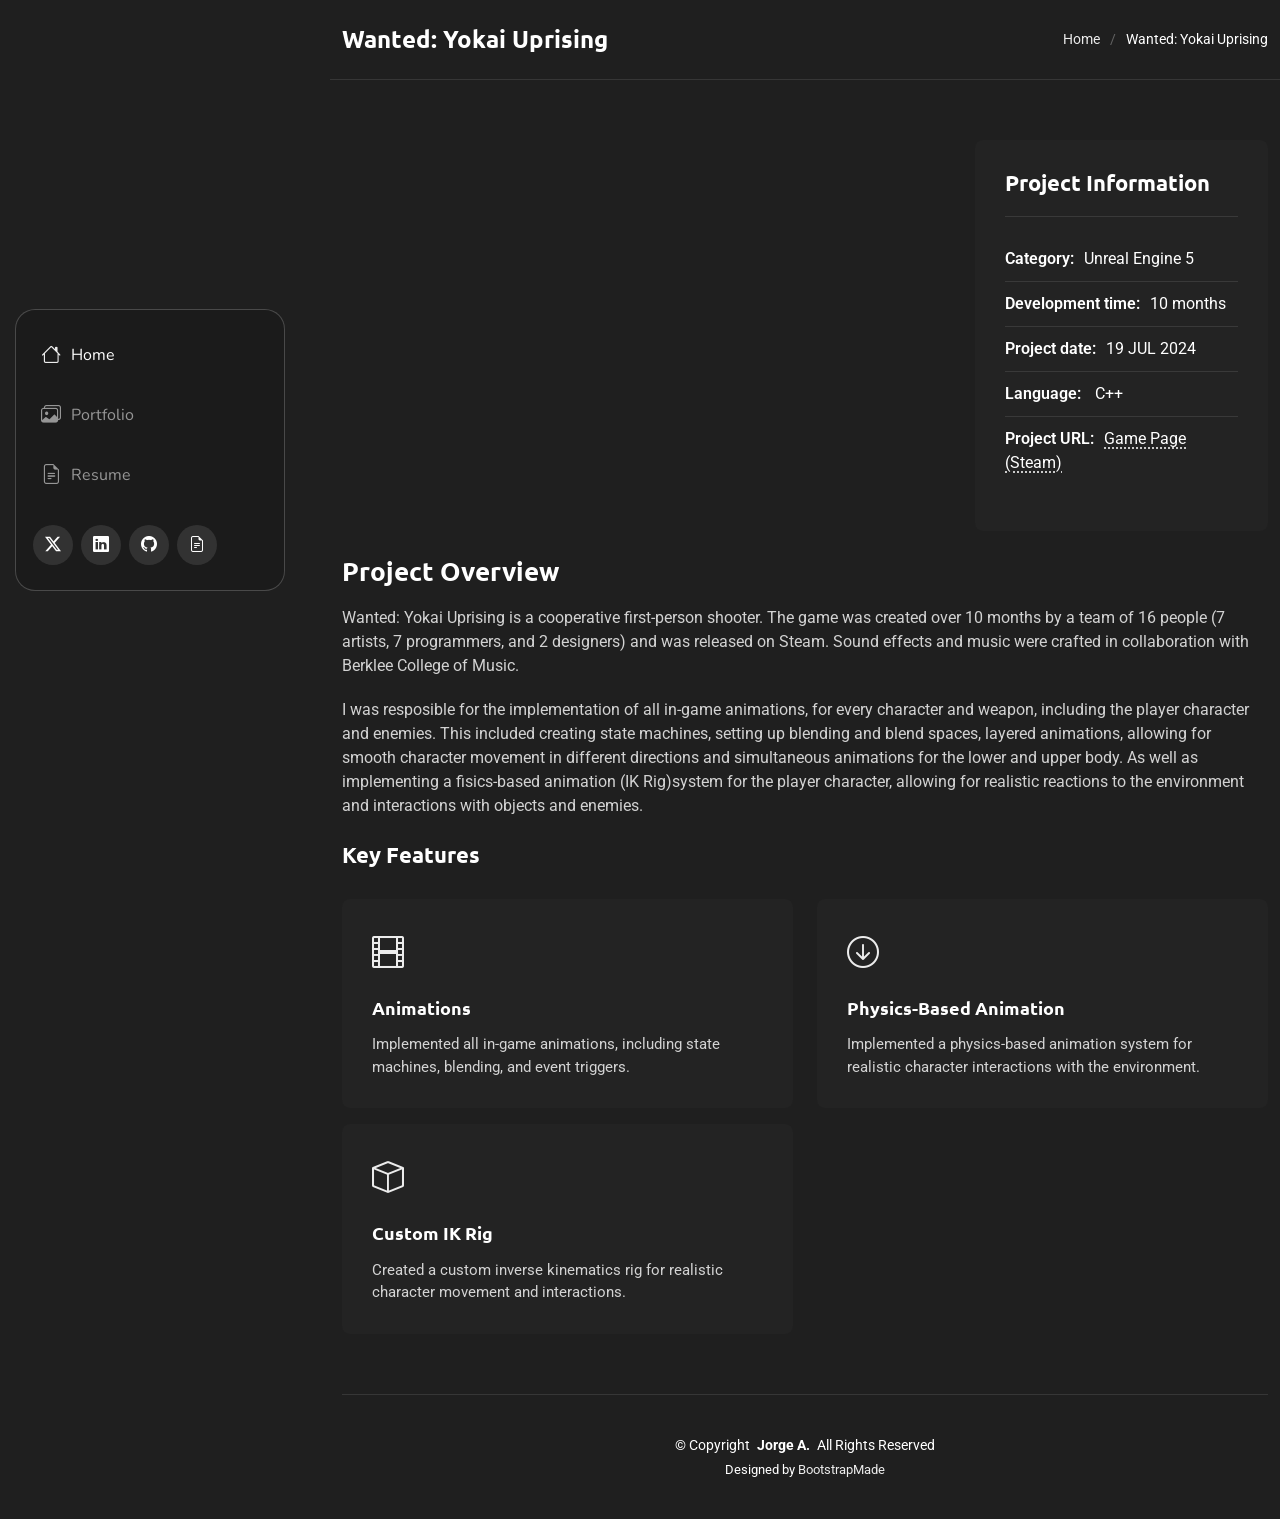
<file: Wanted.html>
<!DOCTYPE html>
<html lang="en">

<head>
  <meta charset="utf-8">
  <meta content="width=device-width, initial-scale=1.0" name="viewport">
  <title>Wanted: Yokai Uprising</title>
  <meta name="description" content="">
  <meta name="keywords" content="">

  <!-- Favicons -->
  <link href="assets/img/favicon.jpg" rel="icon">
  <link href="assets/img/favicon.jpg" rel="apple-touch-icon">

  <!-- Fonts -->
  <link href="https://fonts.googleapis.com" rel="preconnect">
  <link href="https://fonts.gstatic.com" rel="preconnect" crossorigin>
  <link
    href="https://fonts.googleapis.com/css2?family=Roboto:ital,wght@0,100;0,300;0,400;0,500;0,700;0,900;1,100;1,300;1,400;1,500;1,700;1,900&family=Ubuntu:ital,wght@0,300;0,400;0,500;0,700;1,300;1,400;1,500;1,700&family=Nunito:ital,wght@0,200;0,300;0,400;0,500;0,600;0,700;0,800;0,900;1,200;1,300;1,400;1,500;1,600;1,700;1,800;1,900&display=swap"
    rel="stylesheet">

  <!-- Vendor CSS Files -->
  <link href="assets/vendor/bootstrap/css/bootstrap.min.css" rel="stylesheet">
  <link href="assets/vendor/bootstrap-icons/bootstrap-icons.css" rel="stylesheet">
  <link href="assets/vendor/aos/aos.css" rel="stylesheet">
  <link href="assets/vendor/glightbox/css/glightbox.min.css" rel="stylesheet">
  <link href="assets/vendor/swiper/swiper-bundle.min.css" rel="stylesheet">

  <!-- Main CSS File -->
  <link href="assets/css/main.css" rel="stylesheet">

</head>

<body class="portfolio-details-page">

  <header id="header" class="header dark-background d-flex flex-column justify-content-center">
    <i class="header-toggle d-xl-none bi bi-list"></i>

    <div class="header-container d-flex flex-column align-items-start">
      <nav id="navmenu" class="navmenu">
        <ul>
          <li><a href="index.html#hero" class="active"><i class="bi bi-house navicon"></i>Home</a></li>
          <li><a href="index.html#portfolio"><i class="bi bi-images navicon"></i> Portfolio</a></li>
          <li><a href="index.html#resume"><i class="bi bi-file-earmark-text navicon"></i> Resume</a></li>
        </ul>
      </nav>

      <div class="social-links text-center">
        <a href="https://x.com/just_mordi" class="twitter" target="_blank" rel="noopener noreferrer"><i
            class="bi bi-twitter-x"></i></a>
        <a href="https://www.linkedin.com/in/jorge-alemany-marti-/" class="linkedin" target="_blank"
          rel="noopener noreferrer"><i class="bi bi-linkedin"></i></a>
        <a href="https://github.com/mordi-18" target="_blank" rel="noopener noreferrer"><i class="bi bi-github"></i></a>
        <a href="Jorge-Alemany-Martí-CV.pdf" class="cv" target="_blank" rel="noopener noreferrer"><i
            class="bi bi-file-earmark-text navicon"></i></a>

      </div>

    </div>

  </header>

  <main class="main">

    <!-- Page Title -->
    <div class="page-title dark-background">
      <div class="container d-lg-flex justify-content-between align-items-center">
        <h1 class="mb-2 mb-lg-0">Wanted: Yokai Uprising</h1>
        <nav class="breadcrumbs">
          <ol>
            <li><a href="index.html">Home</a></li>
            <li class="current">Wanted: Yokai Uprising</li>
          </ol>
        </nav>
      </div>
    </div><!-- End Page Title -->

    <!-- Portfolio Details Section -->
    <section id="portfolio-details" class="portfolio-details section">

      <div class="container" data-aos="fade-up" data-aos-delay="100">

        <div class="row gy-4">

          <div class="col-lg-8">
            <div class="video-wrapper" style="position:relative;padding-bottom:56.25%;height:0;overflow:hidden;">
              <iframe src="https://www.youtube.com/embed/8J0tpnEFPbw" title="Wanted: Yokai Uprising"
                allow="accelerometer; autoplay; clipboard-write; encrypted-media; gyroscope; picture-in-picture"
                allowfullscreen style="position:absolute;top:0;left:0;width:100%;height:100%;border:0;">
              </iframe>
            </div>
          </div>

          <div class="col-lg-4">
            <div class="portfolio-info" data-aos="fade-left" data-aos-delay="200">
              <h3>Project Information</h3>
              <ul>
                <li><strong>Category:</strong>Unreal Engine 5</li>
                <li><strong>Development time:</strong>10 months</li>
                <li><strong>Project date:</strong>19 JUL 2024</li>
                <li><strong>Language:</strong> C++</li>
                <li><strong>Project URL:</strong><a
                    href="https://store.steampowered.com/app/2875960/WANTED_Yokai_Uprising/" target="_blank">Game Page
                    (Steam)</a></li>
              </ul>
            </div>
          </div>

          <div class="col-lg-12">
            <div class="portfolio-description" data-aos="fade-up" data-aos-delay="300">
              <h2>Project Overview</h2>
              <p>
                Wanted: Yokai Uprising is a cooperative first-person shooter.
                The game was created over 10 months by a team of 16 people (7 artists, 7 programmers, and 2 designers)
                and was released on Steam.
                Sound effects and music were crafted in collaboration with Berklee College of Music.
              </p>
              <p>
                I was resposible for the implementation of all in-game animations, for every character and weapon, including the player character and enemies.
                This included creating state machines, setting up blending and blend spaces, layered animations, allowing for smooth character movement in different directions and simultaneous animations for the lower and upper body. 
                As well as implementing a fisics-based animation (IK Rig)system for the player character, allowing for realistic reactions to the environment and interactions with objects and enemies.
              </p>

              <div class="features mt-4">
                <h3>Key Features</h3>
                <div class="row gy-3">
                  <div class="col-md-6">
                    <div class="feature-item" data-aos="fade-up" data-aos-delay="400">
                      <i class="bi bi-film"></i>
                      <h4>Animations</h4>
                      <p>Implemented all in-game animations, including state machines, blending, and event triggers.</p>
                    </div>
                  </div>

                  <div class="col-md-6">
                    <div class="feature-item" data-aos="fade-up" data-aos-delay="500">
                      <i class="bi bi-arrow-down-circle"></i>
                      <h4>Physics-Based Animation</h4>
                      <p>Implemented a physics-based animation system for realistic character interactions with the environment.</p>
                    </div>
                  </div>

                  <div class="col-md-6">
                    <div class="feature-item" data-aos="fade-up" data-aos-delay="600">
                      <i class="bi bi-box"></i>
                      <h4>Custom IK Rig</h4>
                      <p>Created a custom inverse kinematics rig for realistic character movement and interactions.</p>
                    </div>
                  </div>
                </div>
              </div>
            </div>
          </div>

        </div>

      </div>

    </section><!-- /Portfolio Details Section -->

  </main>

  <footer id="footer" class="footer position-relative">

    <div class="container">
      <div class="copyright text-center ">
        <p>© <span>Copyright</span> <strong class="px-1 sitename">Jorge A.</strong> <span>All Rights Reserved</span></p>
      </div>
      <div class="credits">
        Designed by <a href="https://bootstrapmade.com/">BootstrapMade</a>
      </div>
    </div>

  </footer>

  <!-- Scroll Top -->
  <a href="#" id="scroll-top" class="scroll-top d-flex align-items-center justify-content-center"><i
      class="bi bi-arrow-up-short"></i></a>

  <!-- Preloader -->
  <div id="preloader"></div>

  <!-- Vendor JS Files -->
  <script src="assets/vendor/bootstrap/js/bootstrap.bundle.min.js"></script>
  <script src="assets/vendor/php-email-form/validate.js"></script>
  <script src="assets/vendor/aos/aos.js"></script>
  <script src="assets/vendor/typed.js/typed.umd.js"></script>
  <script src="assets/vendor/purecounter/purecounter_vanilla.js"></script>
  <script src="assets/vendor/waypoints/noframework.waypoints.js"></script>
  <script src="assets/vendor/isotope-layout/isotope.pkgd.min.js"></script>
  <script src="assets/vendor/imagesloaded/imagesloaded.pkgd.min.js"></script>
  <script src="assets/vendor/glightbox/js/glightbox.min.js"></script>
  <script src="assets/vendor/swiper/swiper-bundle.min.js"></script>

  <!-- Main JS File -->
  <script src="assets/js/main.js"></script>

</body>

</html>
</file>
<file: assets/css/main.css>
/*--------------------------------------------------------------
# Font & Color Variables
# Help: https://bootstrapmade.com/color-system/
--------------------------------------------------------------*/
/* Fonts */
:root {
  --default-font: "Roboto", system-ui, -apple-system, "Segoe UI", Roboto, "Helvetica Neue", Arial, "Noto Sans", "Liberation Sans", sans-serif, "Apple Color Emoji", "Segoe UI Emoji", "Segoe UI Symbol", "Noto Color Emoji";
  --heading-font: "Ubuntu", sans-serif;
  --nav-font: "Nunito", sans-serif;
}

/* Global Colors - The following color variables are used throughout the website. Updating them here will change the color scheme of the entire website */
:root {
  --background-color: #1f1f1f;
  /* Background color for the entire website, including individual sections */
  --default-color: #ffffff;
  /* Default color used for the majority of the text content across the entire website */
  --heading-color: #ffffff;
  /* Color for headings, subheadings and title throughout the website */
  --accent-color: #ececec;
  /* Accent color that represents your brand on the website. It's used for buttons, links, and other elements that need to stand out */
  --surface-color: #232323;
  /* The surface color is used as a background of boxed elements within sections, such as cards, icon boxes, or other elements that require a visual separation from the global background. */
  --contrast-color: #cccccc;
  /* Contrast color for text, ensuring readability against backgrounds of accent, heading, or default colors. */
}

/* Nav Menu Colors - The following color variables are used specifically for the navigation menu. They are separate from the global colors to allow for more customization options */
:root {
  --nav-color: rgba(236, 236, 236, 0.59);
  /* The default color of the main navmenu links */
  --nav-hover-color: #ffffff;
  /* Applied to main navmenu links when they are hovered over or active */
  --nav-mobile-background-color: #393939;
  /* Used as the background color for mobile navigation menu */
  --nav-dropdown-background-color: #393939;
  /* Used as the background color for dropdown items that appear when hovering over primary navigation items */
  --nav-dropdown-color: #ffffff;
  /* Used for navigation links of the dropdown items in the navigation menu. */
  --nav-dropdown-hover-color: #ececec;
  /* Similar to --nav-hover-color, this color is applied to dropdown navigation links when they are hovered over. */
}

/* Color Presets - These classes override global colors when applied to any section or element, providing reuse of the sam color scheme. */

.light-background {
  --background-color: #2c2c2c;
  --surface-color: #323232;
}

.dark-background {
  --background-color: #040b14;
  --default-color: #ffffff;
  --heading-color: #ffffff;
  --surface-color: #151f2b;
  --contrast-color: #ffffff;
}

/* Smooth scroll */
:root {
  scroll-behavior: smooth;
}

/*--------------------------------------------------------------
# General Styling & Shared Classes
--------------------------------------------------------------*/
body {
  color: var(--default-color);
  background-color: var(--background-color);
  font-family: var(--default-font);
}

a {
  color: var(--accent-color);
  text-decoration: none;
  transition: 0.3s;
}

a:hover {
  color: color-mix(in srgb, var(--accent-color), transparent 25%);
  text-decoration: none;
}

h1,
h2,
h3,
h4,
h5,
h6 {
  color: var(--heading-color);
  font-family: var(--heading-font);
}

/*--------------------------------------------------------------
# Global Header
--------------------------------------------------------------*/
.header {
  --background-color: #1b1b1b;
  --contrast-color: #444444;
  color: var(--default-color);
  position: fixed;
  top: 0;
  left: 0;
  bottom: 0;
  padding: 0 15px;
  width: 300px;
  transition: all ease-in-out 0.3s;
  overflow-y: auto;
  z-index: 997;
}

.header .header-container {
  border-radius: 20px;
  padding: 15px;
  background-color: var(--background-color);
  border: 1px solid color-mix(in srgb, var(--default-color), transparent 80%);
}

.header .social-links {
  margin: 0 0 10px 0;
}

.header .social-links a {
  font-size: 16px;
  display: inline-flex;
  align-items: center;
  justify-content: center;
  background: color-mix(in srgb, var(--default-color), transparent 90%);
  color: var(--default-color);
  margin: 0 2px;
  border-radius: 50%;
  text-align: center;
  width: 40px;
  height: 40px;
  transition: 0.3s;
}

.header .social-links a:hover {
  color: var(--contrast-color);
  background: var(--accent-color);
}

@media (min-width: 1200px) {

  .header~main,
  .header~#footer {
    margin-left: 330px;
  }
}

@media (max-width: 1199px) {
  .header {
    left: -100%;
  }
}

.header.header-show {
  left: 0;
}

.header .header-toggle {
  color: var(--contrast-color);
  background-color: var(--accent-color);
  font-size: 22px;
  display: flex;
  align-items: center;
  justify-content: center;
  width: 40px;
  height: 40px;
  border-radius: 50%;
  cursor: pointer;
  position: fixed;
  top: 15px;
  right: 15px;
  z-index: 9999;
  transition: background-color 0.3s;
}

.header .header-toggle:hover {
  color: var(--contrast-color);
  background-color: color-mix(in srgb, var(--accent-color) 90%, white 15%);
}

/*--------------------------------------------------------------
# Navigation Menu
--------------------------------------------------------------*/
.mobile-nav-toggle {
  display: none;
}

.navmenu {
  padding: 0;
  z-index: 9997;
  width: 100%;
}

.navmenu ul {
  list-style: none;
  padding: 0 0 20px 0;
  margin: 0;
}

.navmenu a,
.navmenu a:focus {
  color: var(--nav-color);
  padding: 15px 10px;
  font-family: var(--nav-font);
  font-size: 16px;
  font-weight: 400;
  display: flex;
  align-items: center;
  white-space: nowrap;
  transition: 0.3s;
  width: 100%;
}

.navmenu a .navicon,
.navmenu a:focus .navicon {
  font-size: 20px;
  margin-right: 10px;
}

.navmenu a .toggle-dropdown,
.navmenu a:focus .toggle-dropdown {
  font-size: 12px;
  line-height: 0;
  margin-left: auto;
  width: 30px;
  height: 30px;
  display: flex;
  align-items: center;
  justify-content: center;
  border-radius: 50%;
  transition: 0.3s;
  flex-shrink: 0;
  background-color: color-mix(in srgb, var(--accent-color), transparent 90%);
}

.navmenu a .toggle-dropdown:hover,
.navmenu a:focus .toggle-dropdown:hover {
  background-color: var(--accent-color);
  color: var(--contrast-color);
}

.navmenu a:hover,
.navmenu .active,
.navmenu .active:focus {
  color: var(--nav-hover-color);
}

.navmenu a:hover .navicon,
.navmenu .active .navicon,
.navmenu .active:focus .navicon {
  color: var(--accent-color);
}

.navmenu .active .toggle-dropdown,
.navmenu .active:focus .toggle-dropdown {
  background-color: var(--accent-color);
  color: var(--contrast-color);
  transform: rotate(180deg);
}

.navmenu .dropdown {
  display: block;
}

.navmenu .dropdown a,
.navmenu .dropdown a:focus {
  color: --nav-dropdown-color;
}

.navmenu .dropdown a:hover,
.navmenu .dropdown .active,
.navmenu .dropdown .active:focus {
  color: var(--nav-dropdown-hover-color);
}

.navmenu .dropdown ul {
  position: static;
  display: none;
  z-index: 99;
  padding: 5px 10px;
  margin: 5px 10px;
  background-color: var(--nav-dropdown-background-color);
  border: 1px solid color-mix(in srgb, var(--default-color), transparent 90%);
  box-shadow: none;
  transition: all 0.5s ease-in-out;
}

.navmenu .dropdown ul ul {
  background-color: rgba(33, 37, 41, 0.1);
}

.navmenu .dropdown>.dropdown-active {
  display: block;
  background-color: rgba(33, 37, 41, 0.03);
}

/*--------------------------------------------------------------
# Global Footer
--------------------------------------------------------------*/
.footer {
  color: var(--default-color);
  background-color: var(--background-color);
  font-size: 14px;
  padding: 0 0 40px 0;
  position: relative;
}

.footer .copyright {
  padding-top: 40px;
  border-top: 1px solid color-mix(in srgb, var(--default-color), transparent 90%);
}

.footer .copyright p {
  margin-bottom: 0;
}

.footer .credits {
  margin-top: 4px;
  font-size: 13px;
  text-align: center;
}

/*--------------------------------------------------------------
# Preloader
--------------------------------------------------------------*/
#preloader {
  position: fixed;
  inset: 0;
  z-index: 999999;
  overflow: hidden;
  background: var(--background-color);
  transition: all 0.6s ease-out;
}

#preloader:before {
  content: "";
  position: fixed;
  top: calc(50% - 30px);
  left: calc(50% - 30px);
  border: 6px solid #ffffff;
  border-color: var(--accent-color) transparent var(--accent-color) transparent;
  border-radius: 50%;
  width: 60px;
  height: 60px;
  animation: animate-preloader 1.5s linear infinite;
}

@keyframes animate-preloader {
  0% {
    transform: rotate(0deg);
  }

  100% {
    transform: rotate(360deg);
  }
}

/*--------------------------------------------------------------
# Scroll Top Button
--------------------------------------------------------------*/
.scroll-top {
  position: fixed;
  visibility: hidden;
  opacity: 0;
  right: 15px;
  bottom: -15px;
  z-index: 99999;
  background-color: var(--accent-color);
  width: 44px;
  height: 44px;
  border-radius: 50px;
  transition: all 0.4s;
}

.scroll-top i {
  font-size: 24px;
  color: var(--contrast-color);
  line-height: 0;
}

.scroll-top:hover {
  background-color: color-mix(in srgb, var(--accent-color), transparent 20%);
  color: var(--contrast-color);
}

.scroll-top.active {
  visibility: visible;
  opacity: 1;
  bottom: 15px;
}

/*--------------------------------------------------------------
# Disable aos animation delay on mobile devices
--------------------------------------------------------------*/
@media screen and (max-width: 768px) {
  [data-aos-delay] {
    transition-delay: 0 !important;
  }
}

/*--------------------------------------------------------------
# Global Page Titles & Breadcrumbs
--------------------------------------------------------------*/
.page-title {
  color: var(--default-color);
  padding: 25px 0 0 0;
  position: relative;
}

.page-title .container {
  border-bottom: 1px solid color-mix(in srgb, var(--default-color), transparent 90%);
  padding-bottom: 25px;
}

.page-title h1 {
  font-size: 24px;
  font-weight: 700;
}

.page-title .breadcrumbs ol {
  display: flex;
  flex-wrap: wrap;
  list-style: none;
  padding: 0;
  margin: 0;
  font-size: 14px;
  font-weight: 400;
}

.page-title .breadcrumbs ol li+li {
  padding-left: 10px;
}

.page-title .breadcrumbs ol li+li::before {
  content: "/";
  display: inline-block;
  padding-right: 10px;
  color: color-mix(in srgb, var(--default-color), transparent 70%);
}

/*--------------------------------------------------------------
# Global Sections
--------------------------------------------------------------*/
section,
.section {
  color: var(--default-color);
  background-color: var(--background-color);
  padding: 60px 0;
  overflow: clip;
}

/*--------------------------------------------------------------
# Global Section Titles
--------------------------------------------------------------*/
.section-title {
  text-align: center;
  padding-bottom: 60px;
  position: relative;
}

.section-title h2 {
  font-size: 32px;
  font-weight: 700;
  position: relative;
}

.section-title h2:before,
.section-title h2:after {
  content: "";
  width: 50px;
  height: 2px;
  background: var(--accent-color);
  display: inline-block;
}

.section-title h2:before {
  margin: 0 15px 10px 0;
}

.section-title h2:after {
  margin: 0 0 10px 15px;
}

.section-title p {
  margin-bottom: 0;
}

/*--------------------------------------------------------------
# Hero Section
--------------------------------------------------------------*/
.hero {
  min-height: 100vh;
  position: relative;
  overflow: hidden;
  display: flex;
  align-items: center;
}

.hero .background-elements {
  position: absolute;
  top: 0;
  left: 0;
  width: 100%;
  height: 100%;
  z-index: 1;
  overflow: hidden;
}

.hero .background-elements .bg-circle {
  position: absolute;
  border-radius: 50%;
  background: linear-gradient(45deg, color-mix(in srgb, var(--accent-color), transparent 90%), color-mix(in srgb, var(--accent-color), transparent 95%));
  animation: float 6s ease-in-out infinite;
}

.hero .background-elements .bg-circle.circle-1 {
  width: 300px;
  height: 300px;
  top: 10%;
  right: 10%;
  animation-delay: 0s;
}

.hero .background-elements .bg-circle.circle-2 {
  width: 200px;
  height: 200px;
  bottom: 20%;
  left: 5%;
  animation-delay: 2s;
}

.hero .hero-content {
  position: relative;
  width: 100%;
  z-index: 2;
}

.hero .container {
  position: relative;
  z-index: 3;
}

.hero .hero-text h1 {
  font-size: 72px;
  font-weight: 800;
  line-height: 1.1;
  margin-bottom: 15px;
  color: var(--heading-color);
}

.hero .hero-text h1 .accent-text {
  color: var(--accent-color);
  position: relative;
}

.hero .hero-text h1 .accent-text::after {
  content: "";
  position: absolute;
  bottom: -5px;
  left: 0;
  width: 100%;
  height: 3px;
  background: linear-gradient(90deg, var(--accent-color), color-mix(in srgb, var(--accent-color), transparent 50%));
}

.hero .hero-text h2 {
  font-size: 32px;
  font-weight: 600;
  color: var(--heading-color);
  margin-bottom: 10px;
}

.hero .hero-text .lead {
  font-size: 24px;
  margin-bottom: 20px;
  color: var(--default-color);
}

.hero .hero-text .lead span {
  color: var(--accent-color);
  font-weight: 600;
  border-bottom: 2px solid var(--accent-color);
  padding-bottom: 2px;
}

.hero .hero-text .description {
  font-size: 18px;
  line-height: 1.6;
  color: color-mix(in srgb, var(--default-color), transparent 20%);
  margin-bottom: 40px;
  max-width: 500px;
}

.hero .hero-actions {
  display: flex;
  gap: 20px;
  margin-bottom: 40px;
  flex-wrap: wrap;
}

.hero .hero-actions .btn {
  padding: 14px 30px;
  font-size: 16px;
  font-weight: 600;
  border-radius: 50px;
  text-decoration: none;
  transition: all 0.3s ease;
  border: 2px solid;
}

.hero .hero-actions .btn.btn-primary {
  background-color: var(--accent-color);
  color: var(--contrast-color);
  border-color: var(--accent-color);
}

.hero .hero-actions .btn.btn-primary:hover {
  background-color: color-mix(in srgb, var(--accent-color), black 10%);
  transform: translateY(-2px);
  box-shadow: 0 8px 25px color-mix(in srgb, var(--accent-color), transparent 70%);
}

.hero .hero-actions .btn.btn-outline {
  background-color: transparent;
  color: var(--accent-color);
  border-color: var(--accent-color);
}

.hero .hero-actions .btn.btn-outline:hover {
  background-color: var(--accent-color);
  color: var(--contrast-color);
  transform: translateY(-2px);
}

.hero .social-links {
  display: flex;
  gap: 20px;
}

.hero .social-links a {
  width: 50px;
  height: 50px;
  display: flex;
  align-items: center;
  justify-content: center;
  background-color: var(--surface-color);
  color: color-mix(in srgb, var(--default-color), transparent 40%);
  border-radius: 50%;
  font-size: 20px;
  transition: all 0.3s ease;
}

.hero .social-links a:hover {
  color: var(--contrast-color);
  background-color: var(--accent-color);
  transform: translateY(-3px);
  box-shadow: 0 8px 25px color-mix(in srgb, var(--accent-color), transparent 70%);
}

.hero .hero-visual {
  display: flex;
  justify-content: center;
  align-items: center;
  height: 100%;
}

.hero .hero-visual .profile-container {
  position: relative;
  width: 400px;
  height: 400px;
}

.hero .hero-visual .profile-container .profile-background {
  position: absolute;
  top: 15px;
  left: 15px;
  width: 100%;
  height: 100%;
  background: color-mix(in srgb, var(--accent-color), transparent 90%);
  border-radius: 30px;
  z-index: 1;
}

.hero .hero-visual .profile-container .profile-image {
  position: relative;
  width: 100%;
  height: 100%;
  object-fit: cover;
  border-radius: 30px;
  z-index: 2;
}

@keyframes float {

  0%,
  100% {
    transform: translateY(0px);
  }

  50% {
    transform: translateY(-20px);
  }
}

@keyframes floatIcon {

  0%,
  100% {
    transform: translateY(0px) rotate(0deg);
  }

  50% {
    transform: translateY(-10px) rotate(5deg);
  }
}

@media (max-width: 992px) {
  .hero .hero-text {
    text-align: center;
    margin-bottom: 50px;
  }

  .hero .hero-text h1 {
    font-size: 56px;
  }

  .hero .hero-text h2 {
    font-size: 28px;
  }

  .hero .hero-text .lead {
    font-size: 20px;
  }

  .hero .hero-visual .profile-container {
    width: 350px;
    height: 350px;
  }
}

@media (max-width: 768px) {
  .hero .hero-text h1 {
    font-size: 42px;
  }

  .hero .hero-text h2 {
    font-size: 24px;
  }

  .hero .hero-text .lead {
    font-size: 18px;
  }

  .hero .hero-text .description {
    font-size: 16px;
  }

  .hero .hero-actions {
    justify-content: center;
  }

  .hero .hero-actions .btn {
    padding: 12px 25px;
    font-size: 14px;
  }

  .hero .hero-visual .profile-container {
    width: 300px;
    height: 300px;
  }

  .hero .background-elements .bg-circle.circle-1 {
    width: 200px;
    height: 200px;
  }

  .hero .background-elements .bg-circle.circle-2 {
    width: 150px;
    height: 150px;
  }

  .hero .background-elements .bg-circle.circle-3 {
    width: 100px;
    height: 100px;
  }
}

/*--------------------------------------------------------------
# About Section
--------------------------------------------------------------*/
.about .profile-card {
  background: linear-gradient(135deg, var(--surface-color) 0%, color-mix(in srgb, var(--surface-color), var(--accent-color) 5%) 100%);
  border-radius: 2rem;
  padding: 2.5rem;
  text-align: center;
  box-shadow: 0 20px 40px rgba(0, 0, 0, 0.08);
  border: 1px solid color-mix(in srgb, var(--accent-color), transparent 90%);
  position: relative;
  overflow: hidden;
}

.about .profile-card::before {
  content: "";
  position: absolute;
  top: 0;
  left: 0;
  right: 0;
  height: 4px;
  background: linear-gradient(90deg, var(--accent-color), color-mix(in srgb, var(--accent-color), var(--heading-color) 30%));
}

@media (max-width: 991px) {
  .about .profile-card {
    margin-bottom: 3rem;
  }
}

.about .profile-header {
  position: relative;
  margin-bottom: 2rem;
}

.about .profile-header .profile-image {
  width: 160px;
  height: 160px;
  margin: 0 auto 1.5rem;
  border-radius: 50%;
  overflow: hidden;
  border: 4px solid var(--accent-color);
  box-shadow: 0 10px 30px rgba(0, 0, 0, 0.15);
}

.about .profile-header .profile-image img {
  width: 100%;
  height: 100%;
  object-fit: cover;
}

.about .profile-header .profile-badge {
  position: absolute;
  bottom: 20px;
  right: calc(50% - 65px);
  width: 32px;
  height: 32px;
  background-color: var(--accent-color);
  border-radius: 50%;
  display: flex;
  align-items: center;
  justify-content: center;
  border: 3px solid var(--surface-color);
}

.about .profile-header .profile-badge i {
  color: var(--contrast-color);
  font-size: 14px;
}

.about .profile-content h3 {
  font-size: 1.5rem;
  font-weight: 700;
  margin-bottom: 0.5rem;
  color: var(--heading-color);
}

.about .profile-content .profession {
  color: var(--accent-color);
  font-weight: 500;
  margin-bottom: 2rem;
}

.about .contact-links {
  display: flex;
  flex-direction: column;
  gap: 1rem;
}

.about .contact-links .contact-item {
  display: flex;
  align-items: center;
  gap: 0.75rem;
  padding: 0.75rem 1rem;
  background-color: color-mix(in srgb, var(--surface-color), var(--background-color) 50%);
  border-radius: 0.75rem;
  text-decoration: none;
  color: var(--default-color);
  transition: all 0.3s;
  border: 1px solid color-mix(in srgb, var(--default-color), transparent 90%);
}

.about .contact-links .contact-item:hover {
  background-color: var(--accent-color);
  color: var(--contrast-color);
  transform: translateY(-2px);
  box-shadow: 0 5px 20px color-mix(in srgb, var(--accent-color), transparent 70%);
}

.about .contact-links .contact-item i {
  font-size: 1rem;
  width: 18px;
}

.about .about-content {
  padding-left: 3rem;
}

@media (max-width: 991px) {
  .about .about-content {
    padding-left: 0;
  }
}

.about .about-content .section-header {
  margin-bottom: 2rem;
}

.about .about-content .section-header .badge-text {
  display: inline-block;
  background: linear-gradient(135deg, var(--accent-color), color-mix(in srgb, var(--accent-color), var(--heading-color) 20%));
  color: var(--contrast-color);
  padding: 0.5rem 1.5rem;
  border-radius: 2rem;
  font-size: 0.875rem;
  font-weight: 600;
  letter-spacing: 0.5px;
  margin-bottom: 1.5rem;
}

.about .about-content .section-header h2 {
  font-size: 2.25rem;
  font-weight: 700;
  line-height: 1.3;
  margin: 0;
}

@media (max-width: 768px) {
  .about .about-content .section-header h2 {
    font-size: 1.875rem;
  }
}

.about .about-content .description {
  margin-bottom: 2.5rem;
}

.about .about-content .description p {
  font-size: 1.1rem;
  line-height: 1.7;
  color: color-mix(in srgb, var(--default-color), transparent 20%);
  margin-bottom: 1.5rem;
}

.about .about-content .description p:last-child {
  margin-bottom: 0;
}

.about .stats-grid {
  display: grid;
  grid-template-columns: repeat(3, 1fr);
  gap: 2rem;
  margin-bottom: 2.5rem;
  padding: 2rem;
  background-color: var(--surface-color);
  border-radius: 1.5rem;
  box-shadow: 0 10px 30px rgba(0, 0, 0, 0.05);
}

@media (max-width: 768px) {
  .about .stats-grid {
    grid-template-columns: 1fr;
    gap: 1.5rem;
    text-align: center;
  }
}

.about .stats-grid .stat-item {
  text-align: center;
}

.about .stats-grid .stat-item .stat-number {
  font-size: 2rem;
  font-weight: 700;
  color: var(--accent-color);
  display: block;
  margin-bottom: 0.5rem;
}

.about .stats-grid .stat-item .stat-label {
  font-size: 0.875rem;
  color: color-mix(in srgb, var(--default-color), transparent 40%);
  font-weight: 500;
}

.about .details-grid {
  margin-bottom: 2.5rem;
}

.about .details-grid .detail-row {
  display: grid;
  grid-template-columns: 1fr 1fr;
  gap: 2rem;
  margin-bottom: 1.5rem;
}

@media (max-width: 768px) {
  .about .details-grid .detail-row {
    grid-template-columns: 1fr;
    gap: 1rem;
  }
}

.about .details-grid .detail-row:last-child {
  margin-bottom: 0;
}

.about .details-grid .detail-item .detail-label {
  display: block;
  font-size: 0.875rem;
  color: color-mix(in srgb, var(--default-color), transparent 50%);
  margin-bottom: 0.5rem;
  font-weight: 500;
}

.about .details-grid .detail-item .detail-value {
  display: block;
  font-weight: 600;
  color: var(--heading-color);
  font-size: 1rem;
}

.about .cta-section {
  display: flex;
  gap: 1rem;
  flex-wrap: wrap;
}

.about .cta-section .btn {
  padding: 0.875rem 2rem;
  border-radius: 0.75rem;
  font-weight: 600;
  text-decoration: none;
  transition: all 0.3s;
  display: inline-flex;
  align-items: center;
  gap: 0.5rem;
  border: 2px solid transparent;
}

.about .cta-section .btn.btn-primary {
  background-color: var(--accent-color);
  color: var(--contrast-color);
}

.about .cta-section .btn.btn-primary:hover {
  background-color: color-mix(in srgb, var(--accent-color), black 15%);
  transform: translateY(-2px);
  box-shadow: 0 10px 30px color-mix(in srgb, var(--accent-color), transparent 60%);
}

.about .cta-section .btn.btn-outline {
  background-color: transparent;
  color: var(--default-color);
  border-color: color-mix(in srgb, var(--default-color), transparent 70%);
}

.about .cta-section .btn.btn-outline:hover {
  border-color: var(--accent-color);
  transform: translateY(-2px);
}

/*--------------------------------------------------------------
# Stats Section
--------------------------------------------------------------*/
.stats .stats-wrapper {
  display: grid;
  grid-template-columns: repeat(4, 1fr);
  gap: 20px;
}

@media (max-width: 992px) {
  .stats .stats-wrapper {
    grid-template-columns: repeat(2, 1fr);
  }
}

@media (max-width: 576px) {
  .stats .stats-wrapper {
    grid-template-columns: 1fr;
  }
}

.stats .stats-item {
  background: linear-gradient(135deg, color-mix(in srgb, var(--surface-color), transparent 5%), var(--surface-color));
  border-radius: 15px;
  padding: 40px 20px;
  text-align: center;
  position: relative;
  transition: transform 0.3s ease, box-shadow 0.3s ease;
  box-shadow: 0 10px 30px rgba(0, 0, 0, 0.05);
  overflow: hidden;
}

.stats .stats-item:hover {
  transform: translateY(-10px);
  box-shadow: 0 15px 35px rgba(0, 0, 0, 0.1);
}

.stats .stats-item:hover .icon-wrapper {
  transform: scale(1.1);
}

.stats .stats-item:nth-child(1) .icon-wrapper {
  background-color: color-mix(in srgb, var(--accent-color), transparent 85%);
}

.stats .stats-item:nth-child(1) .icon-wrapper i {
  color: color-mix(in srgb, var(--accent-color), transparent 10%);
}

.stats .stats-item:nth-child(2) .icon-wrapper {
  background-color: color-mix(in srgb, #ff7e00, transparent 85%);
}

.stats .stats-item:nth-child(2) .icon-wrapper i {
  color: color-mix(in srgb, #ff7e00, transparent 10%);
}

.stats .stats-item:nth-child(3) .icon-wrapper {
  background-color: color-mix(in srgb, #00c875, transparent 85%);
}

.stats .stats-item:nth-child(3) .icon-wrapper i {
  color: color-mix(in srgb, #00c875, transparent 10%);
}

.stats .stats-item:nth-child(4) .icon-wrapper {
  background-color: color-mix(in srgb, #e83e8c, transparent 85%);
}

.stats .stats-item:nth-child(4) .icon-wrapper i {
  color: color-mix(in srgb, #e83e8c, transparent 10%);
}

.stats .stats-item .icon-wrapper {
  width: 80px;
  height: 80px;
  border-radius: 50%;
  display: flex;
  align-items: center;
  justify-content: center;
  margin: 0 auto 20px;
  transition: transform 0.3s ease;
}

.stats .stats-item .icon-wrapper i {
  font-size: 36px;
}

.stats .stats-item span {
  display: block;
  font-size: 48px;
  font-weight: 700;
  color: var(--heading-color);
  margin-bottom: 10px;
  line-height: 1;
  font-family: var(--heading-font);
}

.stats .stats-item p {
  color: var(--default-color);
  font-size: 18px;
  margin: 0;
  font-weight: 500;
  font-family: var(--heading-font);
  opacity: 0.8;
}

/*--------------------------------------------------------------
# Skills Section
--------------------------------------------------------------*/
.skills .skills-category {
  background-color: var(--surface-color);
  padding: 30px;
  border-radius: 8px;
  box-shadow: 0 0 20px rgba(0, 0, 0, 0.05);
  height: 100%;
  transition: transform 0.3s;
}

.skills .skills-category:hover {
  transform: translateY(-5px);
}

.skills .skills-category h3 {
  font-size: 24px;
  margin-bottom: 25px;
  position: relative;
  padding-bottom: 15px;
}

.skills .skills-category h3:after {
  content: "";
  position: absolute;
  bottom: 0;
  left: 0;
  width: 50px;
  height: 2px;
  background-color: var(--accent-color);
}

.skills .skill-item {
  margin-bottom: 25px;
}

.skills .skill-item:last-child {
  margin-bottom: 0;
}

.skills .skill-item h4 {
  font-size: 16px;
  margin-bottom: 8px;
}

.skills .skill-item .skill-percentage {
  font-size: 14px;
  color: color-mix(in srgb, var(--heading-color), transparent 30%);
}

.skills .skill-item .progress {
  height: 8px;
  background-color: color-mix(in srgb, var(--accent-color), transparent 90%);
  border-radius: 20px;
  overflow: hidden;
  position: relative;
}

.skills .skill-item .progress .progress-bar {
  background-color: var(--accent-color);
  transition: width 1.5s ease-in-out;
  width: 0;
  height: 100%;
  border-radius: 20px;
}

.skills .skill-item .skill-tooltip {
  font-size: 14px;
  color: color-mix(in srgb, var(--default-color), transparent 30%);
  margin-top: 8px;
  opacity: 0;
  transform: translateY(-5px);
  transition: all 0.3s;
}

.skills .skill-item:hover .skill-tooltip {
  opacity: 1;
  transform: translateY(0);
}

.skills .skill-box {
  background-color: var(--surface-color);
  padding: 25px 20px;
  border-radius: 8px;
  text-align: center;
  transition: all 0.3s;
  height: 100%;
  position: relative;
  overflow: hidden;
  box-shadow: 0 0 15px rgba(0, 0, 0, 0.05);
}

.skills .skill-box:hover {
  transform: translateY(-5px);
}

.skills .skill-box:hover i {
  color: var(--accent-color);
  transform: scale(1.1);
}

.skills .skill-box:hover .skill-tooltip {
  opacity: 1;
  transform: translateY(0);
}

.skills .skill-box i {
  font-size: 36px;
  color: color-mix(in srgb, var(--accent-color), transparent 20%);
  margin-bottom: 15px;
  display: inline-block;
  transition: all 0.3s;
}

.skills .skill-box h4 {
  font-size: 18px;
  margin-bottom: 10px;
}

.skills .skill-box .skill-tooltip {
  font-size: 14px;
  color: color-mix(in srgb, var(--default-color), transparent 30%);
  opacity: 0;
  transform: translateY(5px);
  transition: all 0.3s;
}

@media (max-width: 991.98px) {
  .skills .skills-category {
    margin-bottom: 30px;
  }

  .skills .skills-category:last-child {
    margin-bottom: 0;
  }
}

@media (max-width: 767.98px) {
  .skills .skill-box {
    margin-bottom: 20px;
  }

  .skills .skill-box:last-child {
    margin-bottom: 0;
  }
}

/*--------------------------------------------------------------
# Resume Section
--------------------------------------------------------------*/
.resume .resume-side {
  background-color: var(--surface-color);
  padding: 2rem;
  border-radius: 10px;
  box-shadow: 0 0 20px rgba(0, 0, 0, 0.1);
  height: 100%;
}

.resume .resume-side .profile-img {
  text-align: center;
}

.resume .resume-side .profile-img img {
  width: 200px;
  height: 200px;
  object-fit: cover;
  border: 5px solid color-mix(in srgb, var(--accent-color), transparent 85%);
  border-radius: 50%;
}

.resume .resume-side h3 {
  font-size: 1.5rem;
  margin-bottom: 1rem;
  color: var(--heading-color);
  font-weight: 600;
}

.resume .resume-side .contact-info li {
  margin-bottom: 1rem;
  color: var(--default-color);
}

.resume .resume-side .contact-info li i {
  width: 25px;
  color: var(--accent-color);
  margin-right: 0.5rem;
}

.resume .resume-side .skill-item {
  margin-bottom: 1.5rem;
}

.resume .resume-side .skill-item span {
  font-size: 0.9rem;
  color: var(--default-color);
}

.resume .resume-side .skill-item .progress {
  height: 8px;
  background-color: color-mix(in srgb, var(--accent-color), transparent 90%);
  border-radius: 4px;
  margin-top: 0.5rem;
}

.resume .resume-side .skill-item .progress .progress-bar {
  background-color: var(--accent-color);
  width: 0;
  transition: width 1s ease;
}

.resume .resume-section {
  margin-bottom: 3rem;
}

.resume .resume-section h3 {
  font-size: 1.75rem;
  margin-bottom: 1.5rem;
  color: var(--heading-color);
  font-weight: 600;
}

.resume .resume-section h3 i {
  color: var(--accent-color);
}

.resume .resume-section .resume-item {
  padding-left: 1.5rem;
  border-left: 2px solid color-mix(in srgb, var(--accent-color), transparent 80%);
  margin-bottom: 2rem;
  position: relative;
}

.resume .resume-section .resume-item:before {
  content: "";
  position: absolute;
  width: 16px;
  height: 16px;
  border-radius: 50%;
  left: -9px;
  top: 0;
  background: var(--accent-color);
}

.resume .resume-section .resume-item h4 {
  font-size: 1.2rem;
  margin-bottom: 0.5rem;
  color: var(--heading-color);
  font-weight: 600;
}

.resume .resume-section .resume-item h5 {
  font-size: 1rem;
  margin-bottom: 0.5rem;
  color: var(--accent-color);
}

.resume .resume-section .resume-item .company {
  font-size: 0.95rem;
  margin-bottom: 1rem;
  color: var(--heading-color);
}

.resume .resume-section .resume-item .company i {
  margin-right: 0.5rem;
}

.resume .resume-section .resume-item ul {
  padding-left: 1.2rem;
}

.resume .resume-section .resume-item ul li {
  margin-bottom: 0.5rem;
  color: var(--default-color);
}

.resume .resume-section .resume-item p {
  color: var(--default-color);
  margin-bottom: 0;
}

@media (max-width: 991.98px) {
  .resume .resume-side {
    margin-bottom: 2rem;
  }
}

/*--------------------------------------------------------------
# Portfolio Section
--------------------------------------------------------------*/
@media (max-width: 991px) {
  .portfolio .filter-sidebar {
    margin-bottom: 30px;
  }
}

.portfolio .filters-wrapper {
  background-color: color-mix(in srgb, var(--surface-color), var(--default-color) 3%);
  padding: 30px;
  border-radius: 10px;
  box-shadow: 0 5px 25px rgba(0, 0, 0, 0.05);
}

@media (max-width: 991px) {
  .portfolio .filters-wrapper {
    padding: 20px;
  }
}

.portfolio .portfolio-filters {
  padding: 0;
  margin: 0;
  list-style: none;
  display: flex;
  flex-direction: column;
  gap: 10px;
}

@media (max-width: 991px) {
  .portfolio .portfolio-filters {
    flex-direction: row;
    flex-wrap: wrap;
    justify-content: center;
  }
}

.portfolio .portfolio-filters li {
  cursor: pointer;
  padding: 12px 20px;
  font-size: 16px;
  font-weight: 500;
  line-height: 1;
  color: var(--default-color);
  transition: all 0.3s ease-in-out;
  border-radius: 6px;
  background: transparent;
  position: relative;
  border-left: 3px solid transparent;
}

@media (max-width: 991px) {
  .portfolio .portfolio-filters li {
    padding: 8px 16px;
    border: 1px solid color-mix(in srgb, var(--accent-color), transparent 80%);
    border-left-width: 3px;
  }
}

.portfolio .portfolio-filters li:hover {
  color: var(--accent-color);
  background-color: color-mix(in srgb, var(--accent-color), transparent 90%);
  border-left-color: color-mix(in srgb, var(--accent-color), transparent 50%);
}

.portfolio .portfolio-filters li.filter-active {
  color: var(--accent-color);
  background-color: color-mix(in srgb, var(--accent-color), transparent 90%);
  border-left-color: var(--accent-color);
  font-weight: 600;
}

.portfolio .portfolio-wrap {
  transition: 0.4s;
  position: relative;
  overflow: hidden;
  border-radius: 12px;
  box-shadow: 0 5px 20px rgba(0, 0, 0, 0.08);
  height: 100%;
}

.portfolio .portfolio-wrap img {
  transition: transform 0.6s cubic-bezier(0.215, 0.61, 0.355, 1);
  width: 100%;
  height: 350px;
  object-fit: cover;
}

.portfolio .portfolio-wrap .portfolio-info {
  position: absolute;
  bottom: 0;
  left: 0;
  right: 0;
  padding: 25px;
  background: linear-gradient(to top, rgba(0, 0, 0, 0.8) 0%, rgba(0, 0, 0, 0.4) 60%, rgba(0, 0, 0, 0) 100%);
  z-index: 3;
  transition: all 0.4s cubic-bezier(0.215, 0.61, 0.355, 1);
  transform: translateY(20px);
  opacity: 0;
}

.portfolio .portfolio-wrap .portfolio-info .content {
  transition: all 0.4s cubic-bezier(0.215, 0.61, 0.355, 1);
  transform: translateY(20px);
}

.portfolio .portfolio-wrap .portfolio-info .category {
  display: inline-block;
  color: var(--accent-color);
  font-size: 14px;
  font-weight: 500;
  text-transform: uppercase;
  letter-spacing: 1px;
  margin-bottom: 8px;
}

.portfolio .portfolio-wrap .portfolio-info h4 {
  font-size: 20px;
  color: var(--contrast-color);
  font-weight: 700;
  margin-bottom: 15px;
}

.portfolio .portfolio-wrap .portfolio-info .portfolio-links {
  display: flex;
  gap: 12px;
}

.portfolio .portfolio-wrap .portfolio-info .portfolio-links a {
  color: var(--contrast-color);
  width: 40px;
  height: 40px;
  display: flex;
  align-items: center;
  justify-content: center;
  background-color: color-mix(in srgb, var(--accent-color), transparent 30%);
  border-radius: 50%;
  font-size: 18px;
  transition: 0.3s;
}

.portfolio .portfolio-wrap .portfolio-info .portfolio-links a:hover {
  background-color: var(--accent-color);
  transform: translateY(-3px);
}

.portfolio .portfolio-wrap:hover {
  transform: translateY(-5px);
}

.portfolio .portfolio-wrap:hover img {
  transform: scale(1.08);
}

.portfolio .portfolio-wrap:hover .portfolio-info {
  transform: translateY(0);
  opacity: 1;
}

.portfolio .portfolio-wrap:hover .portfolio-info .content {
  transform: translateY(0);
}

/*--------------------------------------------------------------
# Services Section
--------------------------------------------------------------*/
.services .service-header {
  margin-bottom: 60px;
}

.services .service-header .service-intro .service-heading {
  font-size: 48px;
  margin-bottom: 0;
  font-weight: 700;
  line-height: 1.2;
  color: var(--heading-color);
}

.services .service-header .service-intro .service-heading div {
  display: block;
  position: relative;
}

.services .service-header .service-intro .service-heading span {
  display: block;
  color: var(--accent-color);
}

@media (max-width: 992px) {
  .services .service-header .service-intro .service-heading {
    font-size: 36px;
  }
}

@media (max-width: 768px) {
  .services .service-header .service-intro .service-heading {
    font-size: 30px;
    margin-bottom: 20px;
  }
}

.services .service-header .service-summary p {
  margin-bottom: 25px;
  color: var(--default-color);
}

.services .service-header .service-summary .service-btn {
  display: inline-flex;
  align-items: center;
  padding: 12px 30px;
  background-color: var(--accent-color);
  color: var(--contrast-color);
  border-radius: 4px;
  font-weight: 500;
  transition: all 0.3s ease;
}

.services .service-header .service-summary .service-btn i {
  margin-left: 10px;
  transition: transform 0.3s ease;
}

.services .service-header .service-summary .service-btn:hover {
  background-color: color-mix(in srgb, var(--accent-color), transparent 15%);
  color: var(--contrast-color);
}

.services .service-header .service-summary .service-btn:hover i {
  transform: translateX(5px);
}

@media (max-width: 992px) {
  .services .service-header .service-summary {
    margin-top: 30px;
  }
}

.services .service-card {
  padding: 40px 40px 40px 40px;
  margin-bottom: 30px;
  border: 2px solid color-mix(in srgb, var(--accent-color), transparent 90%);
  transition: all 0.3s ease;
}

.services .service-card .service-icon {
  margin-bottom: 25px;
  background-color: color-mix(in srgb, var(--accent-color), transparent 90%);
  display: inline-flex;
  align-items: center;
  justify-content: center;
  border-radius: 10px;
  width: 64px;
  height: 64px;
}

.services .service-card .service-icon i {
  font-size: 32px;
  color: var(--accent-color);
  transition: all 0.3s ease;
}

.services .service-card h3 {
  font-size: 28px;
  margin-bottom: 15px;
  font-weight: 700;
}

.services .service-card h3 a {
  color: var(--heading-color);
  transition: color 0.3s ease;
}

.services .service-card h3 a span {
  display: block;
}

.services .service-card h3 a:hover {
  color: var(--accent-color);
}

.services .service-card p {
  color: var(--default-color);
  transition: color 0.3s ease;
  margin-bottom: 0;
}

.services .service-card .card-action {
  position: absolute;
  top: 0;
  right: 0;
  width: 80px;
  height: 80px;
  display: flex;
  align-items: center;
  justify-content: center;
  background-color: var(--accent-color);
  opacity: 0;
  visibility: hidden;
  transform: translateY(20px);
  transition: all 0.3s ease;
}

.services .service-card .card-action i {
  font-size: 24px;
  color: var(--contrast-color);
  transition: transform 0.3s ease;
}

.services .service-card .card-action:hover i {
  transform: rotate(45deg);
}

.services .service-card::before {
  content: "";
  position: absolute;
  top: 0;
  left: 0;
  right: 0;
  bottom: 0;
  background-color: var(--surface-color);
  clip-path: polygon(70% 0, 100% 30%, 100% 100%, 0 100%, 0 0);
  z-index: -1;
  opacity: 0;
  visibility: hidden;
  transition: all 0.3s ease;
}

.services .service-card:hover {
  border-color: transparent;
}

.services .service-card:hover::before {
  opacity: 1;
  visibility: visible;
  background-color: color-mix(in srgb, var(--accent-color), transparent 90%);
}

.services .service-card:hover h3 a {
  color: var(--accent-color);
}

.services .service-card:hover h3 a:hover {
  color: var(--accent-color);
}

.services .service-card:hover p {
  color: color-mix(in srgb, var(--default-color), transparent 20%);
}

.services .service-card:hover .card-action {
  opacity: 1;
  visibility: visible;
  transform: translateY(0);
}

.services .service-card:hover .service-icon i {
  transform: scale(1.1);
}

@media (max-width: 768px) {
  .services .service-card {
    padding: 150px 25px 25px;
  }

  .services .service-card h3 {
    font-size: 24px;
  }

  .services .service-card .service-icon {
    position: absolute;
    top: 40px;
    left: 25px;
  }
}

@media (max-width: 768px) {
  .services {
    padding: 70px 0 50px;
  }
}

/*--------------------------------------------------------------
# Testimonials Section
--------------------------------------------------------------*/
.testimonials .testimonial-masonry {
  display: grid;
  grid-template-columns: repeat(3, 1fr);
  gap: 2rem;
  position: relative;
}

.testimonials .testimonial-masonry::before {
  content: "";
  position: absolute;
  width: 100%;
  height: 100%;
  background: radial-gradient(circle at center, color-mix(in srgb, var(--accent-color), transparent 95%), transparent);
  opacity: 0.5;
  z-index: -1;
}

.testimonials .testimonial-item:nth-child(3n-1) {
  margin-top: 3rem;
}

.testimonials .testimonial-item:nth-child(3n) {
  margin-top: 1.5rem;
}

.testimonials .testimonial-item.highlight .testimonial-content {
  background-color: color-mix(in srgb, var(--accent-color), transparent 92%);
  border: 1px solid color-mix(in srgb, var(--accent-color), transparent 70%);
}

.testimonials .testimonial-item.highlight .testimonial-content .quote-pattern {
  background-color: color-mix(in srgb, var(--accent-color), transparent 85%);
}

.testimonials .testimonial-item.highlight .testimonial-content .quote-pattern i {
  color: var(--accent-color);
}

.testimonials .testimonial-content {
  background-color: var(--surface-color);
  border-radius: 20px;
  padding: 2rem;
  position: relative;
  transition: all 0.3s ease;
  border: 1px solid color-mix(in srgb, var(--default-color), transparent 92%);
}

.testimonials .testimonial-content:hover {
  transform: translateY(-5px);
}

.testimonials .testimonial-content p {
  font-size: 1rem;
  line-height: 1.7;
  margin: 1.5rem 0;
  position: relative;
}

.testimonials .quote-pattern {
  position: absolute;
  top: -1.25rem;
  left: 2rem;
  width: 2.5rem;
  height: 2.5rem;
  background-color: var(--surface-color);
  border-radius: 50%;
  display: flex;
  align-items: center;
  justify-content: center;
  border: 1px solid color-mix(in srgb, var(--default-color), transparent 92%);
}

.testimonials .quote-pattern i {
  font-size: 1.25rem;
  color: var(--accent-color);
}

.testimonials .client-info {
  display: flex;
  align-items: center;
  gap: 1rem;
  margin-top: 1.5rem;
  padding-top: 1.5rem;
  border-top: 1px solid color-mix(in srgb, var(--default-color), transparent 92%);
}

.testimonials .client-image {
  width: 50px;
  height: 50px;
  border-radius: 50%;
  overflow: hidden;
  flex-shrink: 0;
}

.testimonials .client-image img {
  width: 100%;
  height: 100%;
  object-fit: cover;
}

.testimonials .client-details h3 {
  font-size: 1.125rem;
  margin-bottom: 0.25rem;
}

.testimonials .client-details .position {
  font-size: 0.875rem;
  color: color-mix(in srgb, var(--heading-color), transparent 40%);
}

@media (max-width: 1199.98px) {
  .testimonials .testimonial-masonry {
    grid-template-columns: repeat(2, 1fr);
    gap: 1.5rem;
  }

  .testimonials .testimonial-item:nth-child(3n-1),
  .testimonials .testimonial-item:nth-child(3n) {
    margin-top: 0;
  }

  .testimonials .testimonial-item:nth-child(even) {
    margin-top: 2rem;
  }
}

@media (max-width: 767.98px) {
  .testimonials .testimonial-masonry {
    grid-template-columns: 1fr;
    gap: 2rem;
  }

  .testimonials .testimonial-item:nth-child(even) {
    margin-top: 0;
  }

  .testimonials .testimonial-content {
    padding: 1.5rem;
  }

  .testimonials .testimonial-content p {
    font-size: 0.9375rem;
    margin: 1.25rem 0;
  }

  .testimonials .quote-pattern {
    width: 2.25rem;
    height: 2.25rem;
    top: -1.125rem;
  }

  .testimonials .quote-pattern i {
    font-size: 1.125rem;
  }

  .testimonials .client-info {
    margin-top: 1.25rem;
    padding-top: 1.25rem;
  }

  .testimonials .client-image {
    width: 45px;
    height: 45px;
  }

  .testimonials .client-details h3 {
    font-size: 1rem;
  }

  .testimonials .client-details .position {
    font-size: 0.8125rem;
  }
}

/*--------------------------------------------------------------
# Portfolio Details Section
--------------------------------------------------------------*/
.portfolio-details .portfolio-details-slider {
  position: relative;
  overflow: hidden;
  border-radius: 8px;
  box-shadow: 0 0 30px rgba(var(--default-color), 0.1);
}

.portfolio-details .portfolio-details-slider .swiper-wrapper {
  height: auto !important;
}

.portfolio-details .portfolio-details-slider img {
  aspect-ratio: 16/9;
  object-fit: cover;
}

.portfolio-details .portfolio-details-slider .swiper-pagination {
  position: absolute;
  bottom: 20px;
}

.portfolio-details .portfolio-details-slider .swiper-pagination .swiper-pagination-bullet {
  width: 12px;
  height: 12px;
  background-color: var(--contrast-color);
  opacity: 0.5;
  transition: 0.3s;
}

.portfolio-details .portfolio-details-slider .swiper-pagination .swiper-pagination-bullet.swiper-pagination-bullet-active {
  opacity: 1;
  background-color: var(--accent-color);
}

.portfolio-details .portfolio-info {
  padding: 30px;
  background-color: var(--surface-color);
  border-radius: 8px;
  box-shadow: 0 0 30px rgba(var(--default-color), 0.1);
}

.portfolio-details .portfolio-info h3 {
  font-size: 22px;
  font-weight: 700;
  margin-bottom: 20px;
  padding-bottom: 20px;
  border-bottom: 1px solid color-mix(in srgb, var(--default-color), transparent 90%);
}

.portfolio-details .portfolio-info ul {
  padding: 0;
  list-style: none;
}

.portfolio-details .portfolio-info ul li {
  padding: 10px 0;
  border-bottom: 1px solid color-mix(in srgb, var(--default-color), transparent 90%);
}

.portfolio-details .portfolio-info ul li:last-child {
  border-bottom: 0;
}

.portfolio-details .portfolio-info ul li strong {
  font-weight: 600;
  margin-right: 10px;
  color: var(--heading-color);
}

.portfolio-details .portfolio-info ul li a {
  color: white;
  text-decoration: underline dotted;
  text-underline-offset: 4px;
  transition: 0.3s;
}

.portfolio-details .portfolio-info ul li a:hover {
  color: color-mix(in srgb, var(--accent-color), transparent 25%);
  text-decoration: underline;
}

.portfolio-details .portfolio-description h2 {
  font-size: 26px;
  font-weight: 700;
  margin-bottom: 20px;
}

.portfolio-details .portfolio-description p {
  padding: 0;
  margin-bottom: 20px;
  color: color-mix(in srgb, var(--default-color), transparent 20%);
}

.portfolio-details .portfolio-description .features h3 {
  font-size: 22px;
  font-weight: 600;
  margin-bottom: 30px;
}

.portfolio-details .portfolio-description .features .feature-item {
  padding: 30px;
  background-color: var(--surface-color);
  border-radius: 8px;
  height: 100%;
  transition: 0.3s;
  box-shadow: 0 0 30px rgba(var(--default-color), 0.1);
}

.portfolio-details .portfolio-description .features .feature-item:hover {
  transform: translateY(-5px);
}

.portfolio-details .portfolio-description .features .feature-item i {
  font-size: 32px;
  color: var(--accent-color);
  margin-bottom: 20px;
  display: inline-block;
}

.portfolio-details .portfolio-description .features .feature-item h4 {
  font-size: 18px;
  font-weight: 600;
  margin-bottom: 15px;
}

.portfolio-details .portfolio-description .features .feature-item p {
  margin: 0;
  font-size: 15px;
}

@media (max-width: 991px) {
  .portfolio-details .portfolio-info {
    margin-top: 20px;
  }
}

@media (max-width: 768px) {
  .portfolio-details .portfolio-description h2 {
    font-size: 24px;
  }
}

/* Dotted underline for specific links */
.dotted-link {
  color: white;
  text-decoration: underline dotted;
  text-underline-offset: 4px;
  transition: 0.3s;
}

/*--------------------------------------------------------------
# Starter Section Section
--------------------------------------------------------------*/
</file>
